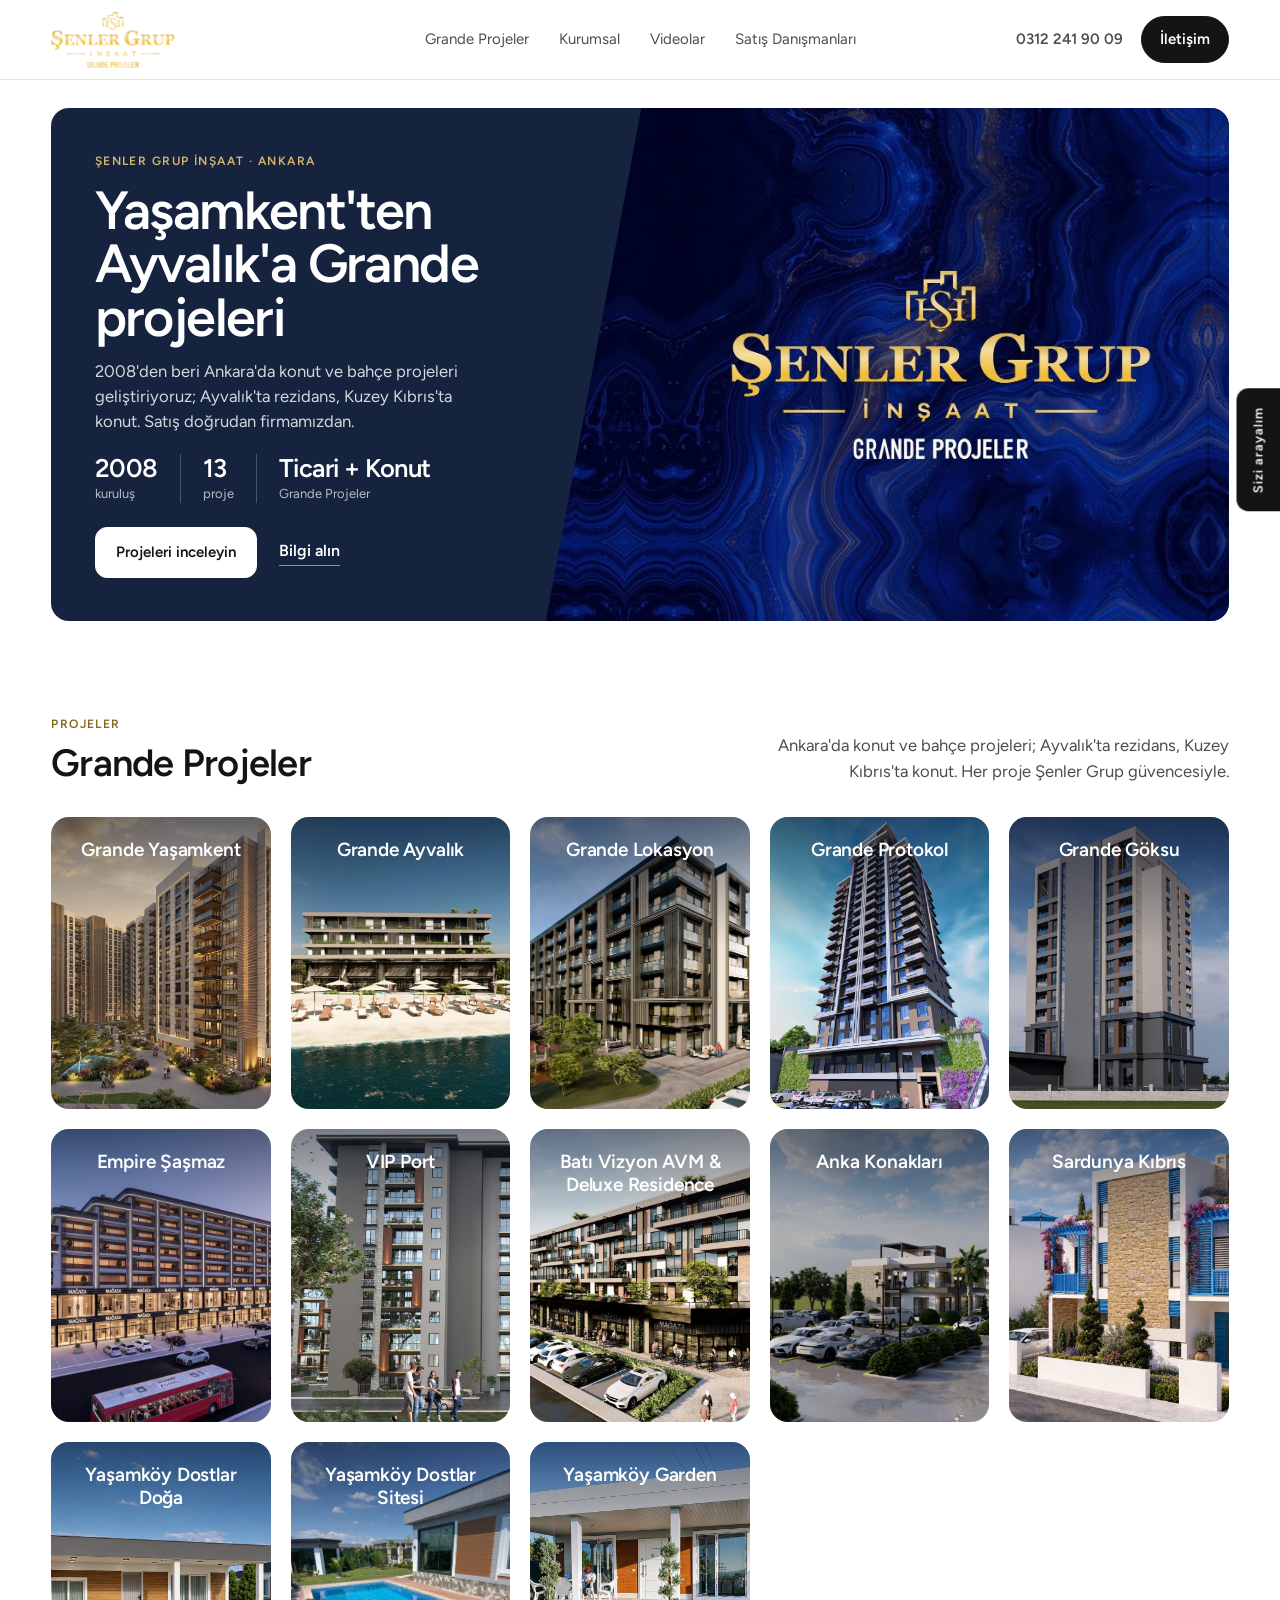
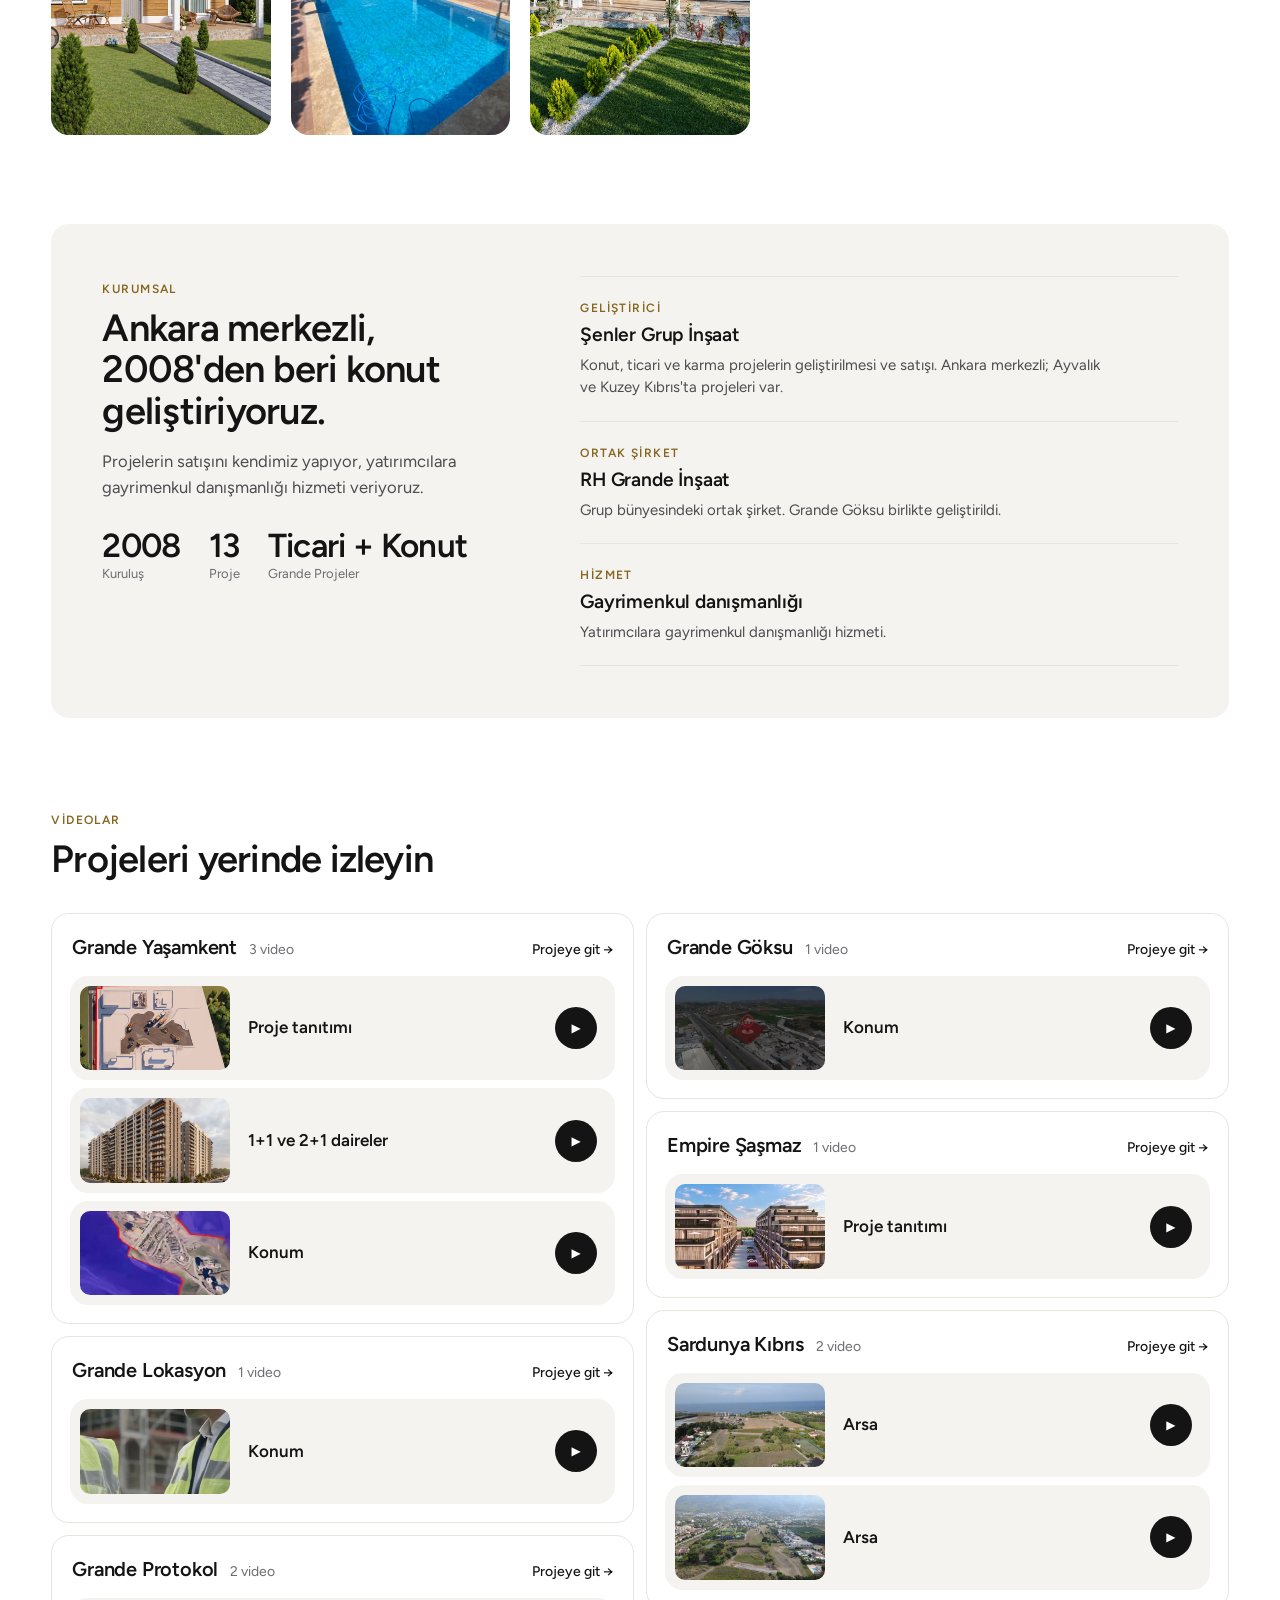
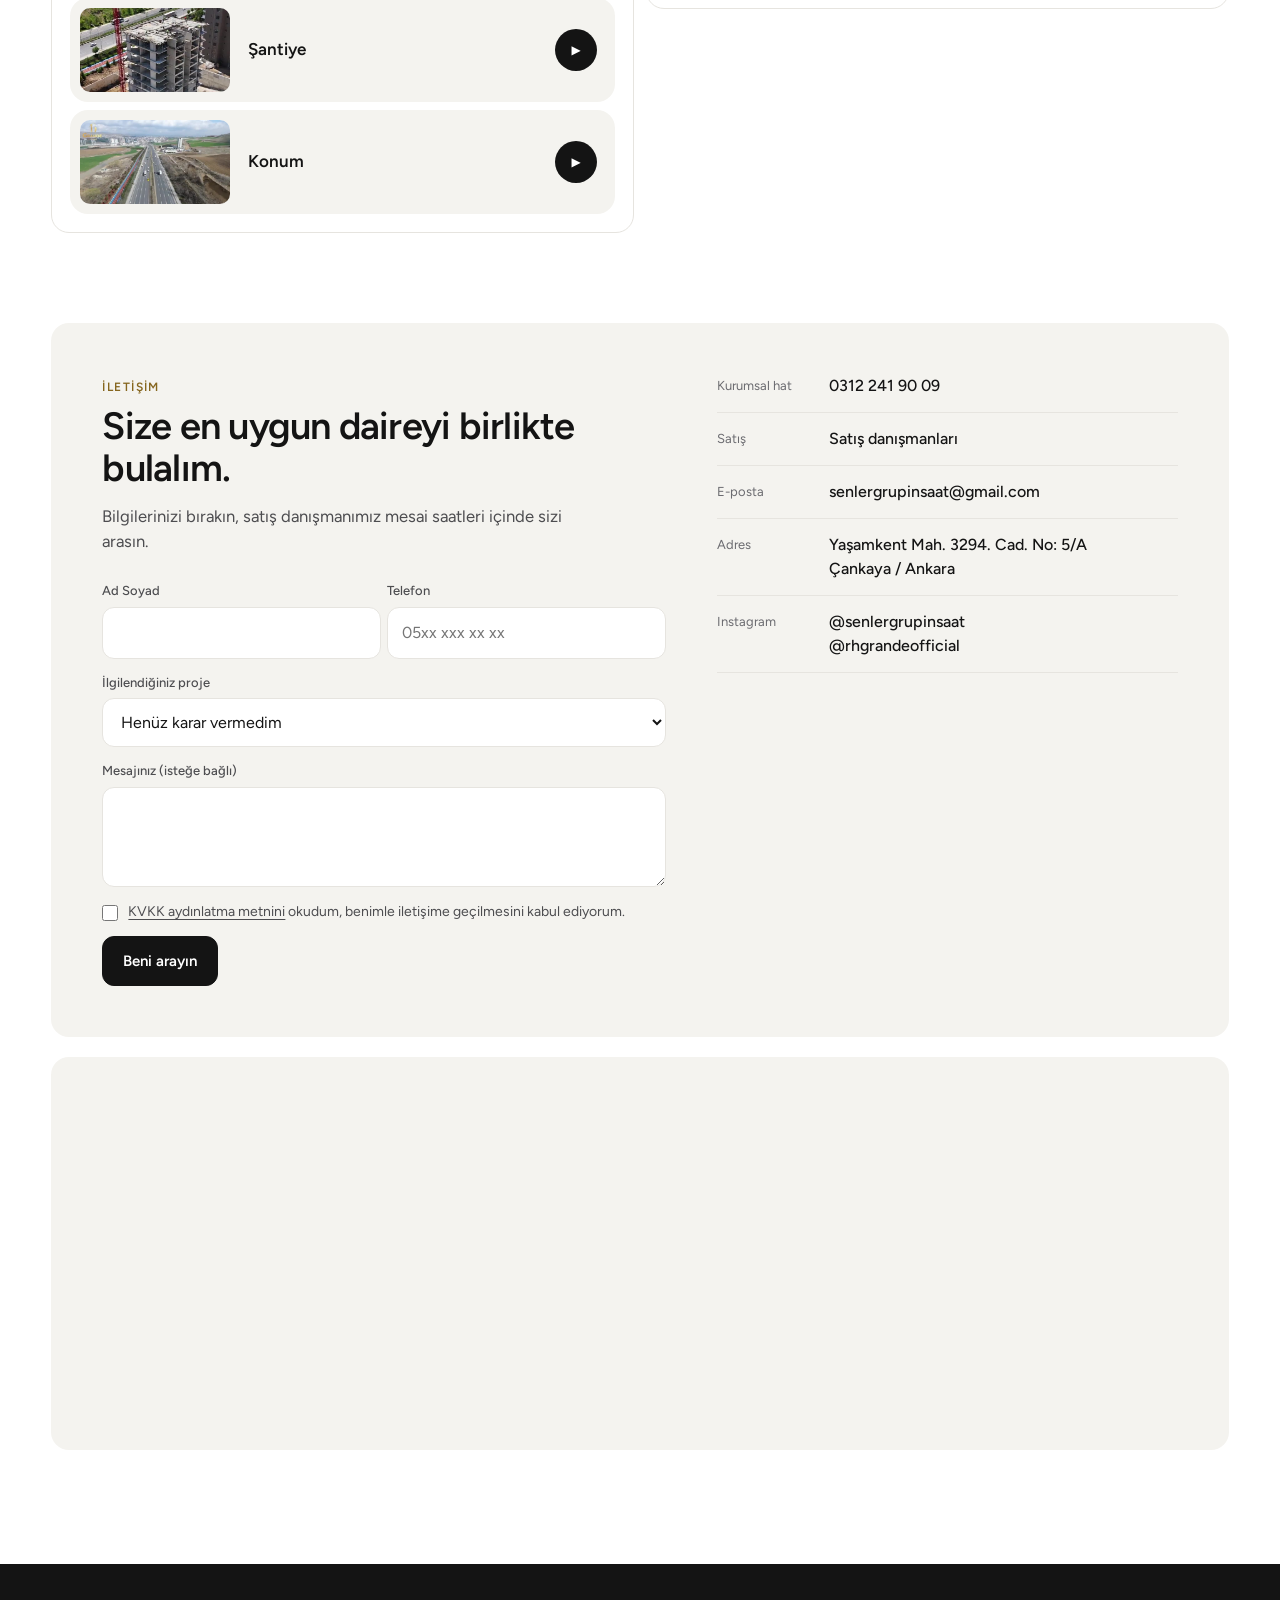
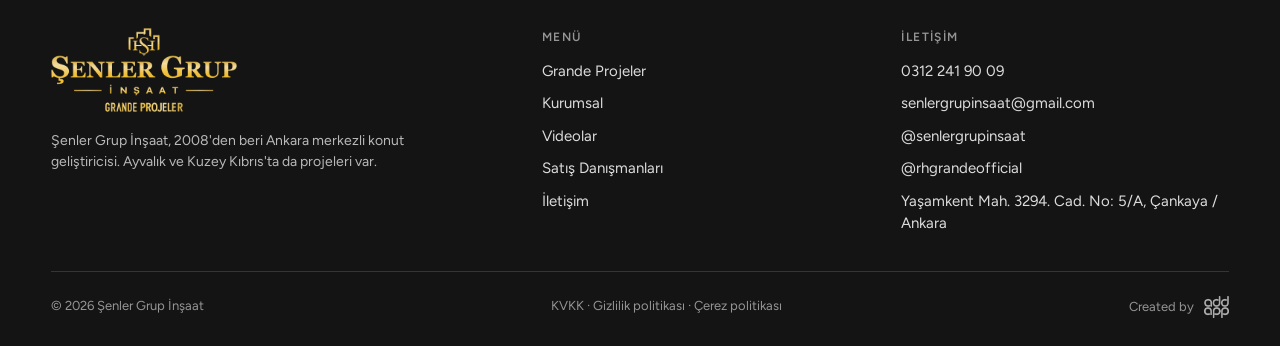
<file: index.html>
<!doctype html><html lang="tr"><head><meta charset="utf-8"><meta name="robots" content="noindex, nofollow"><title>Şenler Grup İnşaat — Ankara'da Konut ve Ticari Projeler</title><link rel="icon" href="favicon.ico"><meta http-equiv="refresh" content="0; url=tasarim-c/"></head><body><a href="tasarim-c/">Şenler Grup İnşaat</a></body></html>
</file>
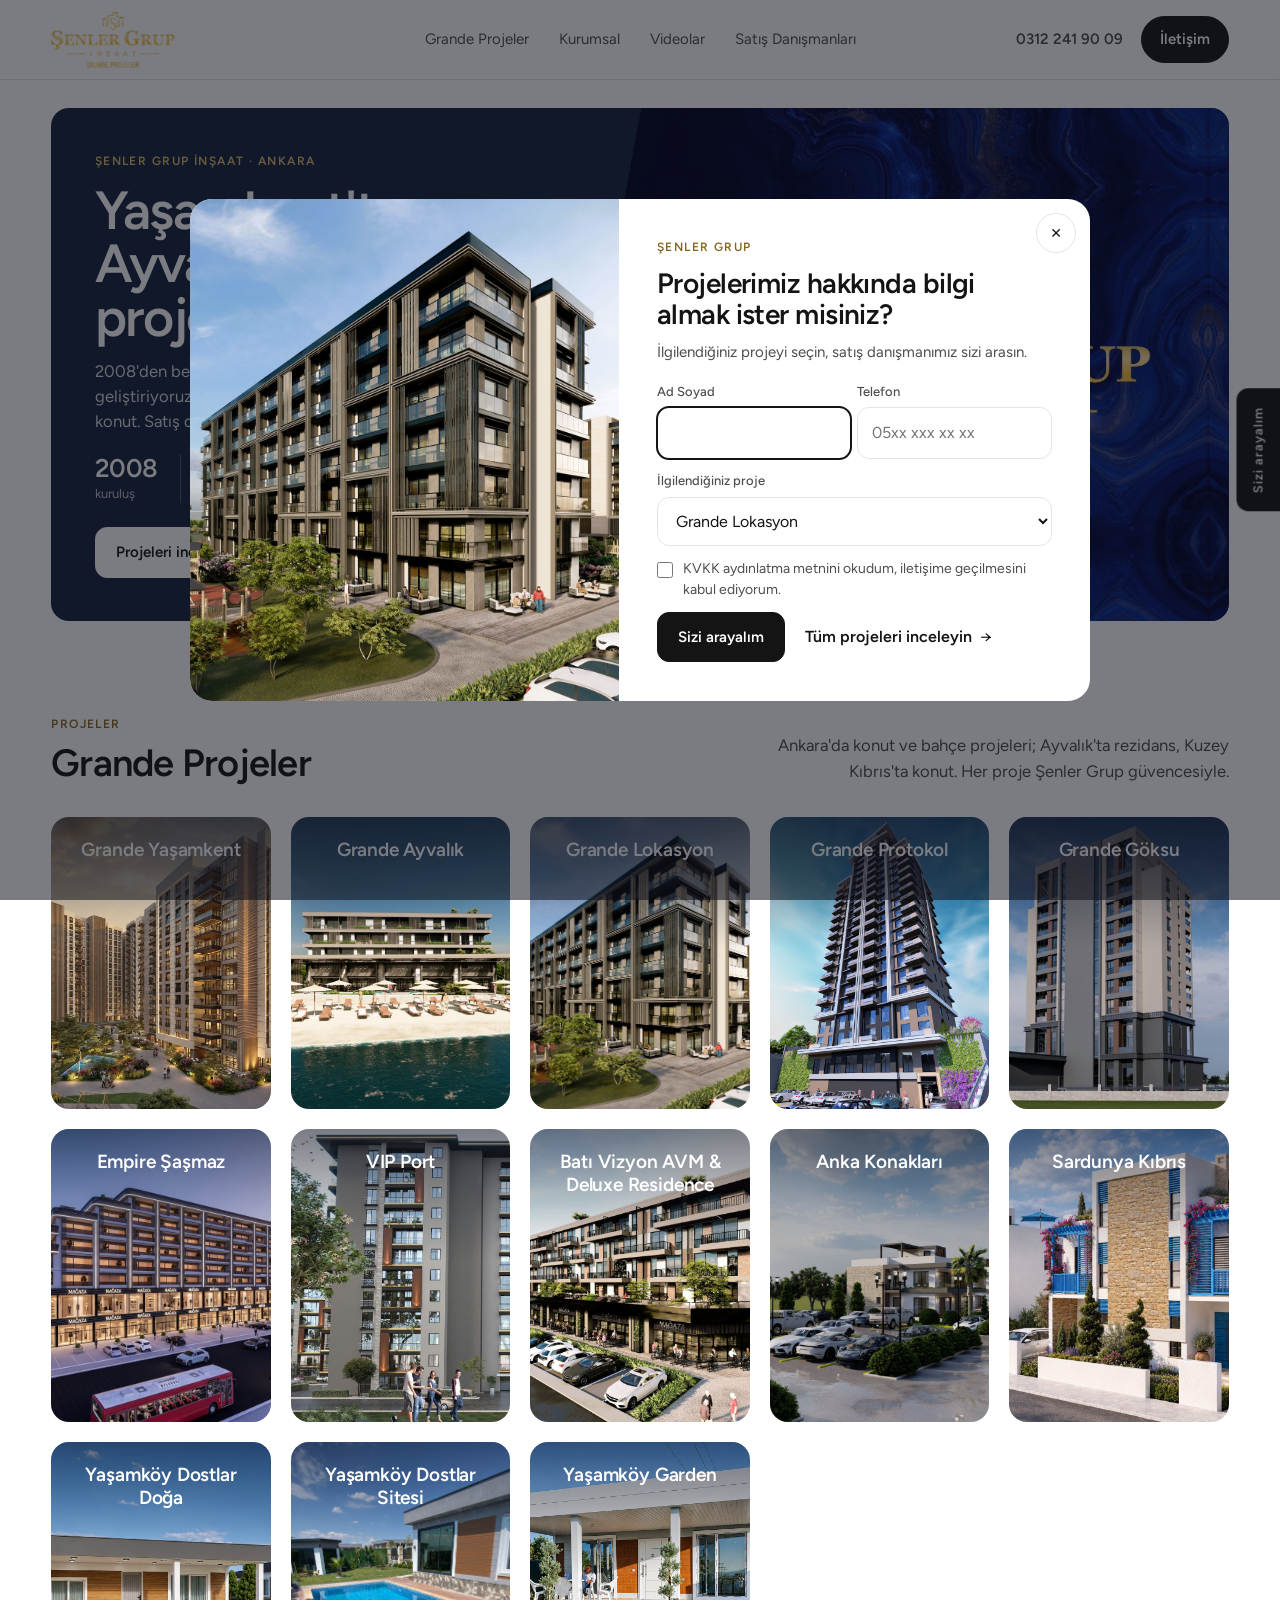
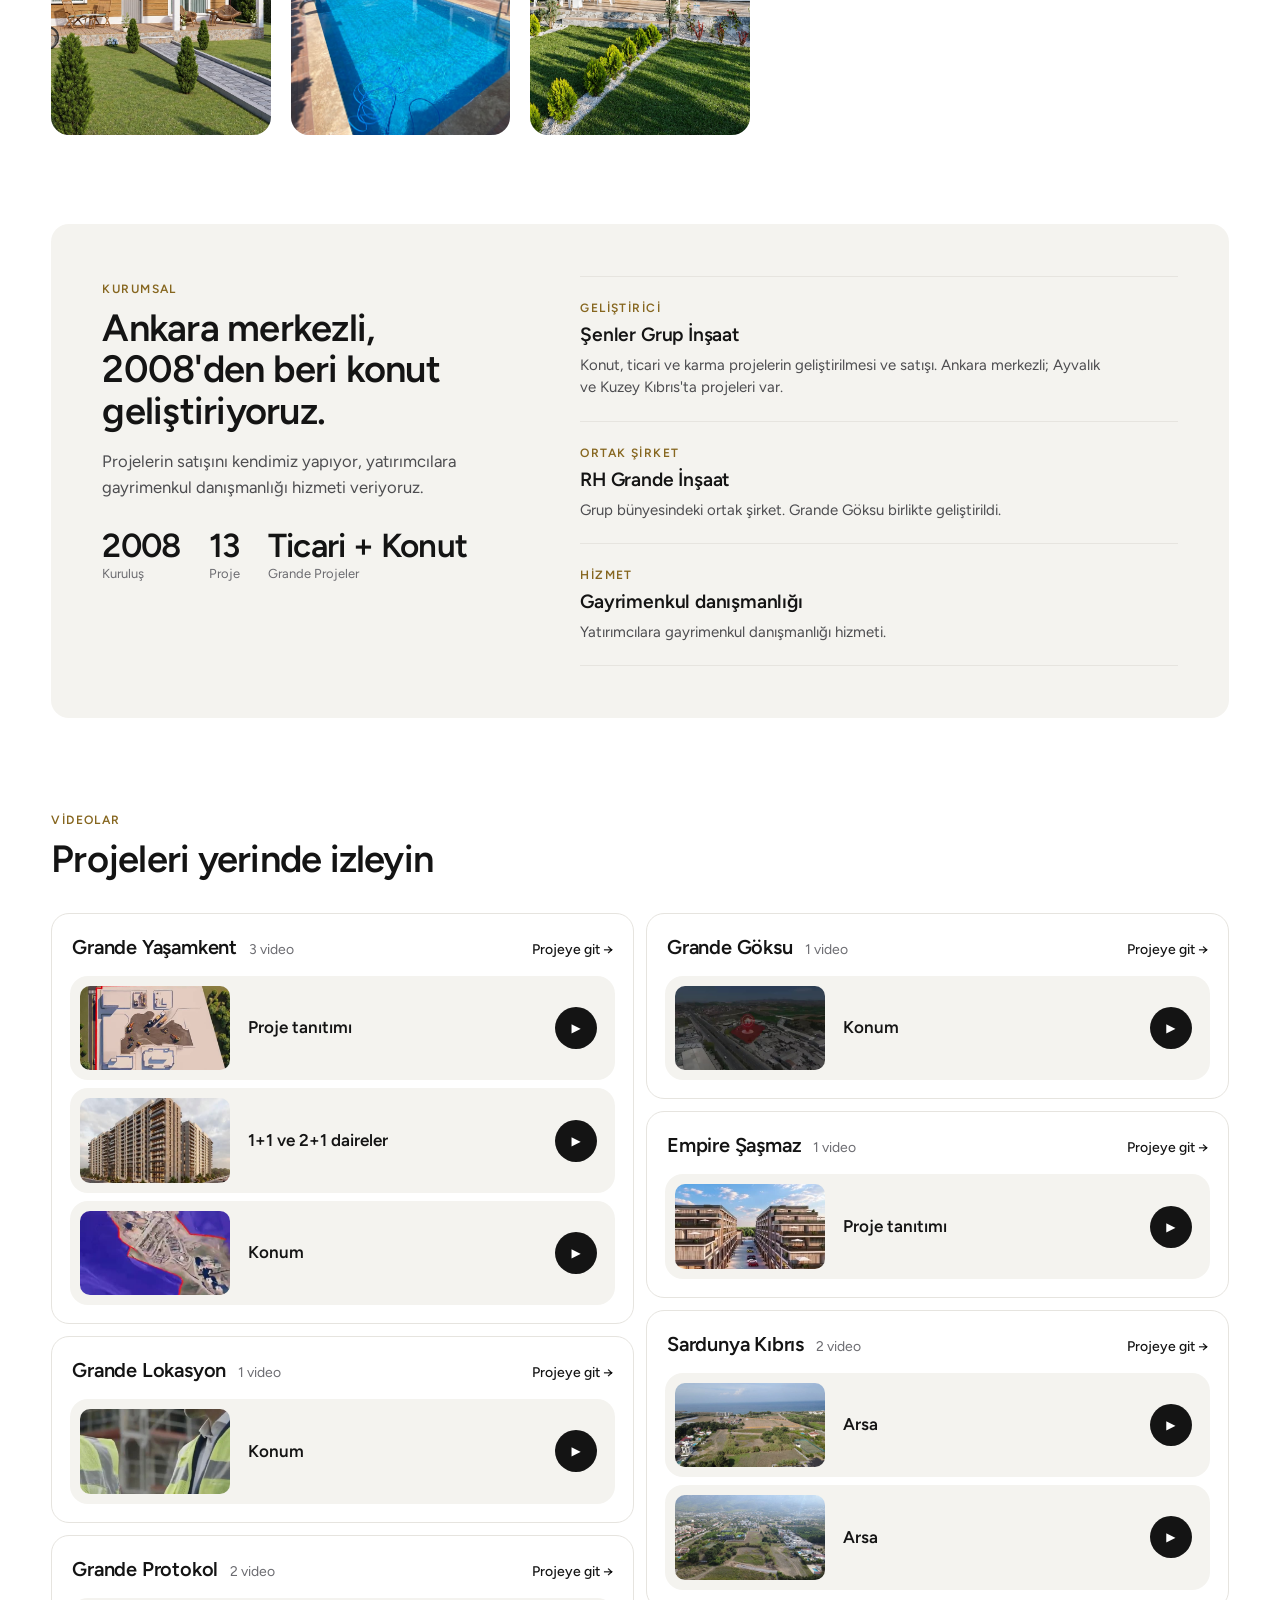
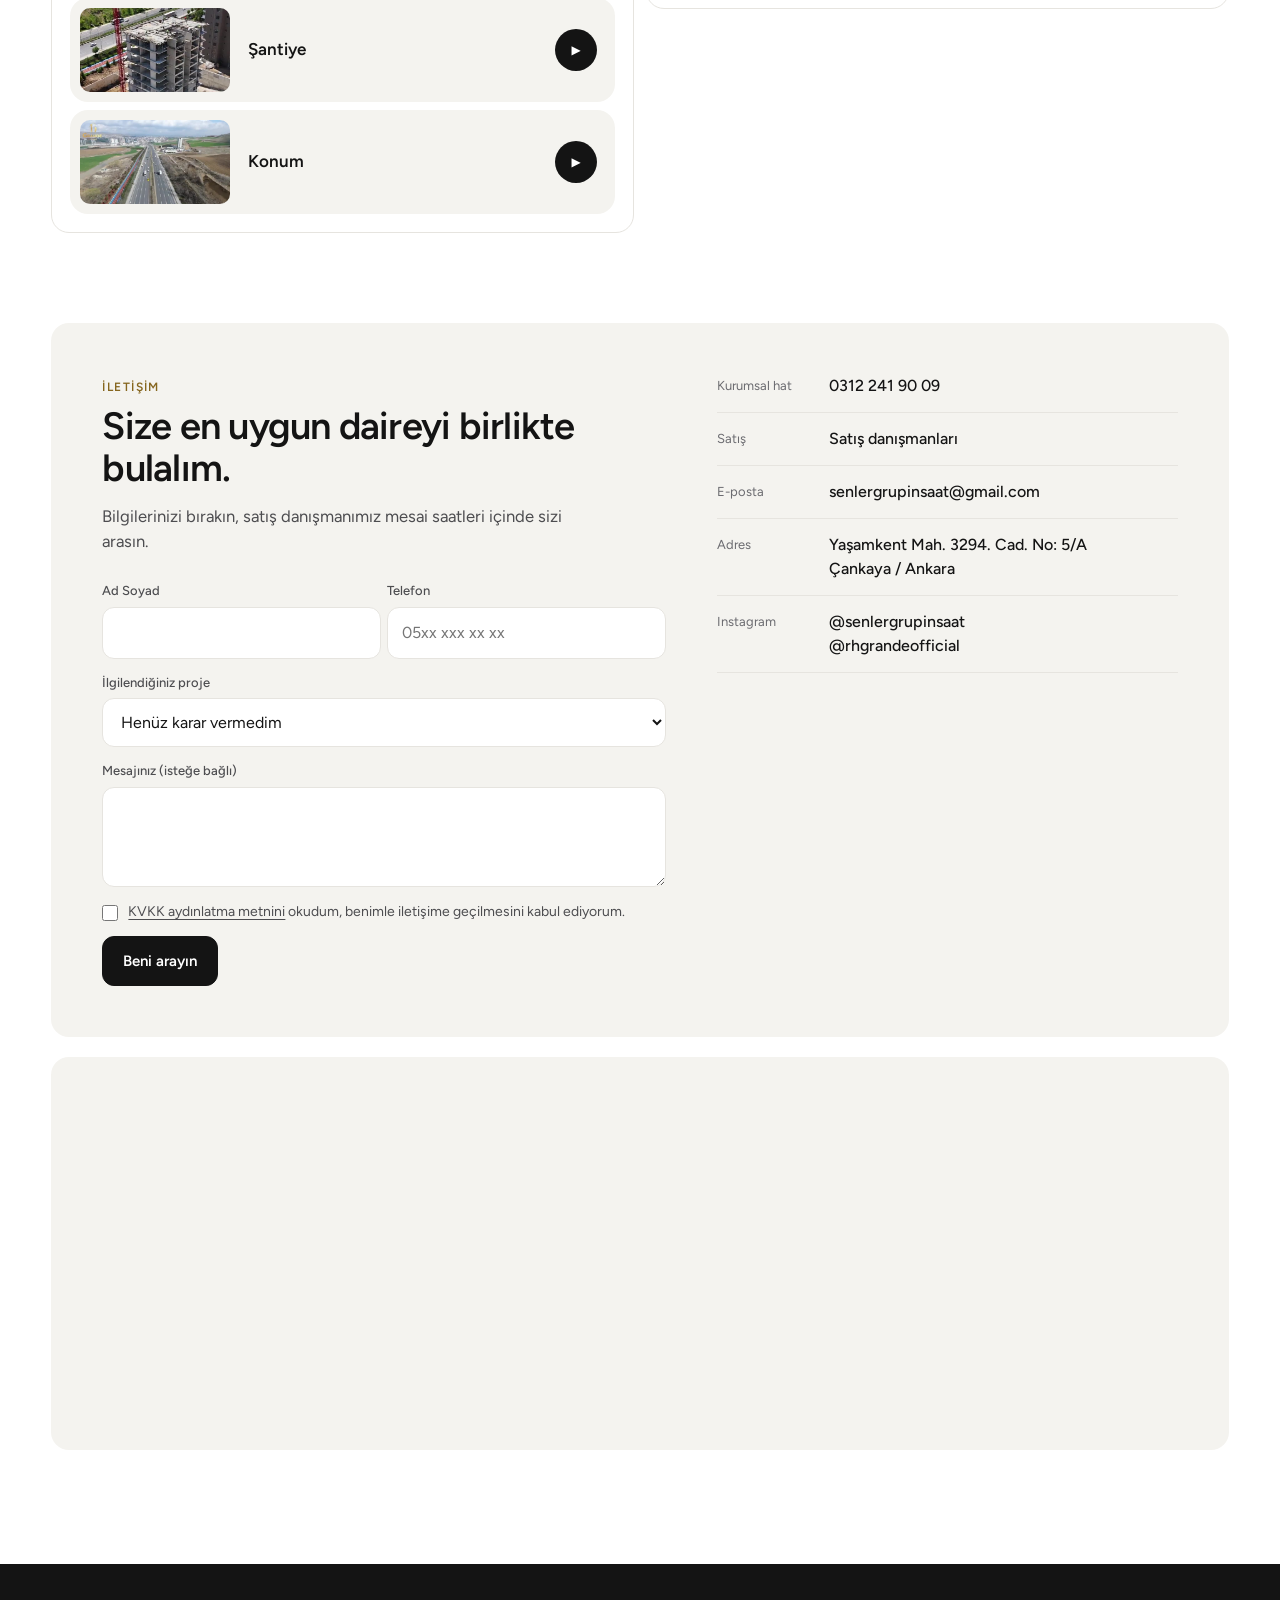
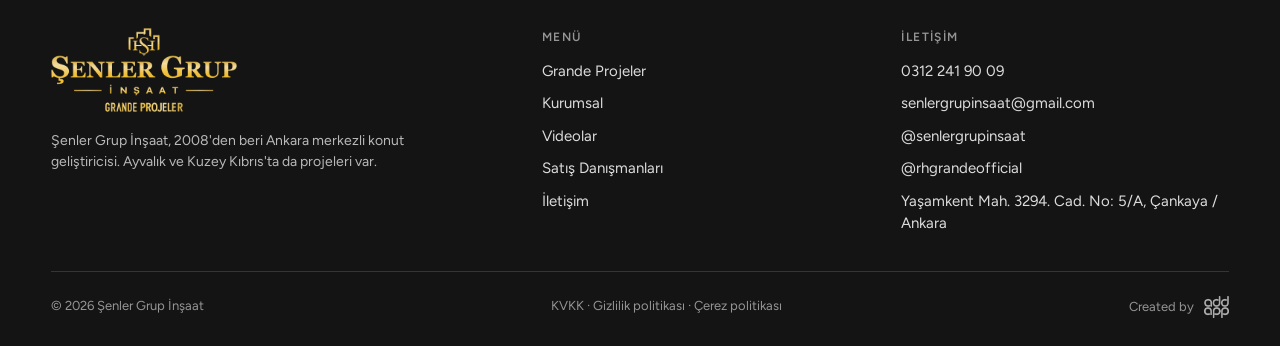
<file: tasarim-c/index.html>
<!DOCTYPE html>
<html lang="tr">
<head>
<meta charset="utf-8">
<meta name="viewport" content="width=device-width, initial-scale=1">
<meta name="robots" content="noindex, nofollow"><!-- tasarım önizlemesi: gerçek site insaat-panel -->
<title>Şenler Grup İnşaat — Ankara'da Konut ve Ticari Projeler</title>
<link rel="icon" href="../img/ikon/favicon.ico" sizes="48x48">
<link rel="icon" type="image/png" sizes="192x192" href="../img/ikon/ikon-192.png">
<link rel="apple-touch-icon" href="../img/ikon/ikon-180.png">
<meta name="description" content="2008'den beri Ankara'da konut ve ticari projeler: Grande Yaşamkent, Lokasyon, Protokol, Empire Şaşmaz; Ayvalık'ta rezidans, Kıbrıs'ta villa. Tel: 0312 241 90 09">
<meta property="og:type" content="website">
<meta property="og:locale" content="tr_TR">
<meta property="og:site_name" content="Şenler Grup İnşaat">
<meta property="og:title" content="Şenler Grup İnşaat">
<meta property="og:description" content="2008'den beri Ankara'da konut ve ticari projeler: Grande Yaşamkent, Lokasyon, Protokol, Empire Şaşmaz; Ayvalık'ta rezidans, Kıbrıs'ta villa. Tel: 0312 241 90 09">
<meta property="og:url" content="https://huseyinsen-tasarim.pages.dev/tasarim-c/">
<meta property="og:image" content="https://huseyinsen-tasarim.pages.dev/img/paylasim.jpg">
<meta property="og:image:width" content="1200">
<meta property="og:image:height" content="630">
<meta property="og:image:alt" content="Şenler Grup İnşaat · Grande Projeler logosu">
<meta name="twitter:card" content="summary_large_image">
<link rel="preconnect" href="https://fonts.googleapis.com">
<link rel="preconnect" href="https://fonts.gstatic.com" crossorigin>
<link href="https://fonts.googleapis.com/css2?family=Figtree:wght@400;500;600&display=swap" rel="stylesheet">
<link rel="stylesheet" href="style.css">
</head>
<body>

<header class="header">
  <div class="wrap">
    <a class="logo" href="index.html" aria-label="Ana sayfa"><img src="../img/logo-senler.png" alt="Şenler Grup İnşaat · Grande Projeler"></a>
    <nav class="nav" id="nav">
      <a href="#projeler">Grande Projeler</a>
      <a href="#kurumsal">Kurumsal</a>
      <a href="#videolar">Videolar</a>
      <a href="danismanlar.html">Satış Danışmanları</a>
    </nav>
    <div class="header-right">
      <a class="tel" href="tel:+903122419009">0312 241 90 09</a>
      <a class="btn" href="#iletisim">İletişim</a>
      <button class="menu-btn" id="menuBtn" aria-label="Menü"><span></span></button>
    </div>
  </div>
</header>

<section class="banner-sec">
  <div class="wrap">
    <div class="banner">
      <div class="banner-text">
        <span class="label">Şenler Grup İnşaat · Ankara</span>
        <h1 class="banner-h">Yaşamkent'ten Ayvalık'a Grande projeleri</h1>
        <p>2008'den beri Ankara'da konut ve bahçe projeleri geliştiriyoruz; Ayvalık'ta rezidans, Kuzey Kıbrıs'ta konut. Satış doğrudan firmamızdan.</p>
        <ul class="banner-facts">
          <li><b>2008</b><span>kuruluş</span></li>
          <li><b>13</b><span>proje</span></li>
          <li><b>Ticari + Konut</b><span>Grande Projeler</span></li>
        </ul>
        <div class="banner-acts">
          <a class="btn btn-light" href="#projeler">Projeleri inceleyin</a>
          <button class="link-light" data-open-panel>Bilgi alın</button>
        </div>
      </div>
      <div class="banner-img banner-marka"><img src="../img/banner-marka.jpg" alt="Şenler Grup İnşaat · Grande Projeler" fetchpriority="high"></div>
    </div>
  </div>
</section>

<section class="sec projects" id="projeler">
  <div class="wrap">
    <div class="sec-head">
      <div>
        <span class="label">Projeler</span>
        <h2 class="h2">Grande Projeler</h2>
      </div>
      <p class="lead">Ankara'da konut ve bahçe projeleri; Ayvalık'ta rezidans, Kuzey Kıbrıs'ta konut. Her proje Şenler Grup güvencesiyle.</p>
    </div>
    <div class="grid" id="grid"></div>
  </div>
</section>

<section class="sec corp" id="kurumsal" style="padding-top:0">
  <div class="wrap">
    <div class="card-base">
      <div>
        <span class="label">Kurumsal</span>
        <h2 class="h2" style="margin-top:8px">Ankara merkezli, 2008'den beri konut geliştiriyoruz.</h2>
        <p class="lead">Projelerin satışını kendimiz yapıyor, yatırımcılara gayrimenkul danışmanlığı hizmeti veriyoruz.</p>
        <div class="nums" id="nums"></div>
      </div>
      <div class="rows" id="grup"></div>
    </div>
  </div>
</section>

<section class="sec" id="videolar" style="padding-top:0">
  <div class="wrap">
    <div class="sec-head">
      <div>
        <span class="label">Videolar</span>
        <h2 class="h2">Projeleri yerinde izleyin</h2>
      </div>
    </div>
    <div class="vgruplar" id="videos"></div>
  </div>
</section>

<section class="sec contact" id="iletisim" style="padding-top:0">
  <div class="wrap">
    <div class="card-base">
      <div>
        <span class="label">İletişim</span>
        <h2 class="h2" style="margin-top:8px">Size en uygun daireyi birlikte bulalım.</h2>
        <p class="lead">Bilgilerinizi bırakın, satış danışmanımız mesai saatleri içinde sizi arasın.</p>
        <form class="form" id="form" novalidate>
          <div class="field row">
            <div class="field"><label for="ad">Ad Soyad</label><input id="ad" name="ad" required autocomplete="name"></div>
            <div class="field"><label for="tel">Telefon</label><input id="tel" name="tel" type="tel" required autocomplete="tel" placeholder="05xx xxx xx xx"></div>
          </div>
          <div class="field"><label for="proje">İlgilendiğiniz proje</label>
            <select id="proje" name="proje"><option value="">Henüz karar vermedim</option></select>
          </div>
          <div class="field"><label for="mesaj">Mesajınız (isteğe bağlı)</label><textarea id="mesaj" name="mesaj" rows="3"></textarea></div>
          <label class="check"><input type="checkbox" required> <span><a href="#">KVKK aydınlatma metnini</a> okudum, benimle iletişime geçilmesini kabul ediyorum.</span></label>
          <div><button class="btn" type="submit">Beni arayın</button></div>
        </form>
        <div class="done" id="done"><b class="h3">Teşekkürler.</b><p class="muted" style="margin-top:6px">Satış danışmanımız mesai saatleri içinde sizi arayacak.</p></div>
      </div>
      <div class="info">
        <dl>
          <div><dt>Kurumsal hat</dt><dd><a href="tel:+903122419009">0312 241 90 09</a></dd></div>
          <div><dt>Satış</dt><dd><a href="danismanlar.html">Satış danışmanları</a></dd></div>
          <div><dt>E-posta</dt><dd><a href="mailto:senlergrupinsaat@gmail.com">senlergrupinsaat@gmail.com</a></dd></div>
          <div><dt>Adres</dt><dd>Yaşamkent Mah. 3294. Cad. No: 5/A<br>Çankaya / Ankara</dd></div>
          <div><dt>Instagram</dt><dd><a href="https://www.instagram.com/senlergrupinsaat/" target="_blank" rel="noopener">@senlergrupinsaat</a><br><a href="https://www.instagram.com/rhgrandeofficial/" target="_blank" rel="noopener">@rhgrandeofficial</a></dd></div>
        </dl>
      </div>
    </div>
    <div class="map"><iframe title="Ofis konumu" loading="lazy" referrerpolicy="no-referrer-when-downgrade" src="https://www.google.com/maps?q=Ya%C5%9Famkent+Mah.+3294.+Cad.+5%2FA+%C3%87ankaya+Ankara&output=embed"></iframe></div>
  </div>
</section>

<footer class="footer">
  <div class="wrap">
    <div class="cols">
      <div>
        <a class="logo" href="index.html"><img src="../img/logo-senler.png" alt="Şenler Grup İnşaat · Grande Projeler"></a>
        <p class="about">Şenler Grup İnşaat, 2008'den beri Ankara merkezli konut geliştiricisi. Ayvalık ve Kuzey Kıbrıs'ta da projeleri var.</p>
      </div>
      <div>
        <span class="label">Menü</span>
        <nav class="fnav">
          <a href="#projeler">Grande Projeler</a><a href="#kurumsal">Kurumsal</a><a href="#videolar">Videolar</a><a href="danismanlar.html">Satış Danışmanları</a><a href="#iletisim">İletişim</a>
        </nav>
      </div>
      <div>
        <span class="label">İletişim</span>
        <div class="fnav">
          <a href="tel:+903122419009">0312 241 90 09</a>
          <a href="mailto:senlergrupinsaat@gmail.com">senlergrupinsaat@gmail.com</a>
          <a href="https://www.instagram.com/senlergrupinsaat/" target="_blank" rel="noopener">@senlergrupinsaat</a>
          <a href="https://www.instagram.com/rhgrandeofficial/" target="_blank" rel="noopener">@rhgrandeofficial</a>
          <span>Yaşamkent Mah. 3294. Cad. No: 5/A, Çankaya / Ankara</span>
        </div>
      </div>
    </div>
    <div class="legal">
      <span>© 2026 Şenler Grup İnşaat</span>
      <span><a href="#">KVKK</a> · <a href="#">Gizlilik politikası</a> · <a href="#">Çerez politikası</a></span>
      <a class="credit" href="https://theaddapp.com/" target="_blank" rel="noopener">Created by <img src="../img/addapp.png" alt="addapp" width="26" height="23"></a>
    </div>
  </div>
</footer>

<button class="side-tab" data-open-panel>Sizi arayalım</button>
<div class="mobile-bar">
  <a href="tel:+903122419009">Ara</a>
  <a class="dark" href="danismanlar.html">Danışmanlar</a>
</div>

<div class="panel-bg" id="panelBg"></div>
<aside class="panel" id="panel" aria-label="Bilgi formu">
  <div class="top"><b class="h3">Sizi arayalım</b><button class="close" data-close-panel>Kapat ✕</button></div>
  <p class="muted">Adınızı ve telefonunuzu bırakın; mesai saatleri içinde dönüş yapalım.</p>
  <form class="form" id="panelForm" novalidate>
    <div class="field"><label for="pad">Ad Soyad</label><input id="pad" required autocomplete="name"></div>
    <div class="field"><label for="ptel">Telefon</label><input id="ptel" type="tel" required autocomplete="tel"></div>
    <div class="field"><label for="pproje">Proje</label><select id="pproje"><option value="">Fark etmez</option></select></div>
    <label class="check"><input type="checkbox" required> <span>KVKK aydınlatma metnini okudum, iletişime geçilmesini kabul ediyorum.</span></label>
    <button class="btn" type="submit">Gönder</button>
  </form>
  <div class="done" id="panelDone"><b class="h3">Teşekkürler.</b><p class="muted" style="margin-top:6px">En kısa sürede sizi arayacağız.</p></div>
  <p class="small muted">Ya da doğrudan arayın: <a href="tel:+903122419009"><b>0312 241 90 09</b></a></p>
</aside>

<div class="yp" id="yeniProje" role="dialog" aria-modal="true" aria-labelledby="ypBaslik" aria-hidden="true">
  <div class="yp-kutu">
    <button class="yp-kapat" data-yp-kapat aria-label="Kapat">✕</button>
    <div class="yp-img" id="ypImg"></div>
    <div class="yp-body">
      <span class="label">Şenler Grup</span>
      <h2 class="h2" id="ypBaslik">Projelerimiz hakkında bilgi almak ister misiniz?</h2>
      <p class="yp-ozet">İlgilendiğiniz projeyi seçin, satış danışmanımız sizi arasın.</p>
      <form class="form" id="ypForm" novalidate>
        <div class="field row">
          <div class="field"><label for="ypAdSoyad">Ad Soyad</label><input id="ypAdSoyad" required autocomplete="name"></div>
          <div class="field"><label for="ypTel">Telefon</label><input id="ypTel" type="tel" required autocomplete="tel" placeholder="05xx xxx xx xx"></div>
        </div>
        <div class="field"><label for="ypProje">İlgilendiğiniz proje</label><select id="ypProje"></select></div>
        <label class="check"><input type="checkbox" required> <span>KVKK aydınlatma metnini okudum, iletişime geçilmesini kabul ediyorum.</span></label>
        <div class="yp-acts"><button class="btn" type="submit">Sizi arayalım</button><a class="link arrow" href="#projeler" data-yp-kapat>Tüm projeleri inceleyin</a></div>
      </form>
      <div class="done" id="ypDone"><b class="h3">Teşekkürler.</b><p class="muted" style="margin-top:6px">Satış danışmanımız mesai saatleri içinde sizi arayacak.</p></div>
    </div>
  </div>
</div>

<div class="lightbox" id="lightbox"><button class="close" id="lbClose">Kapat ✕</button><video id="lbVideo" controls playsinline></video></div>

<script src="data.js"></script>
<script src="app.js"></script>
</body>
</html>
</file>
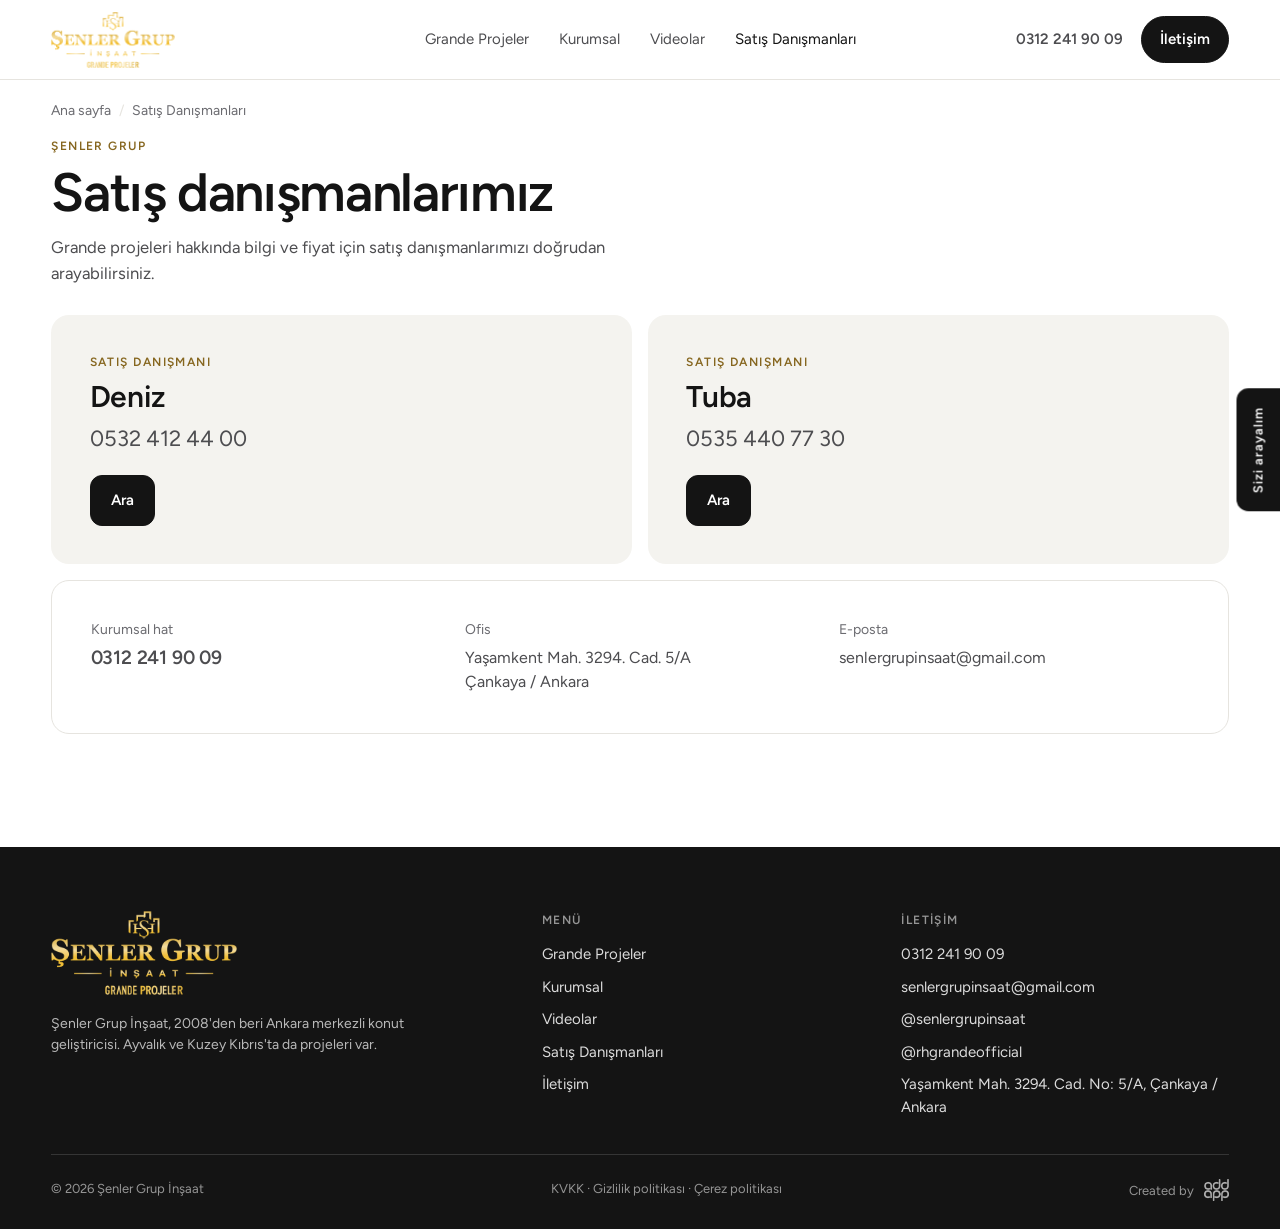
<file: tasarim-c/danismanlar.html>
<!DOCTYPE html>
<html lang="tr">
<head>
<meta charset="utf-8">
<meta name="viewport" content="width=device-width, initial-scale=1">
<meta name="robots" content="noindex, nofollow"><!-- tasarım önizlemesi: gerçek site insaat-panel -->
<title>Satış Danışmanları — Şenler Grup İnşaat</title>
<link rel="icon" href="../img/ikon/favicon.ico" sizes="48x48">
<link rel="icon" type="image/png" sizes="192x192" href="../img/ikon/ikon-192.png">
<link rel="apple-touch-icon" href="../img/ikon/ikon-180.png">
<meta name="description" content="Şenler Grup İnşaat satış danışmanları: Deniz 0532 412 44 00, Tuba 0535 440 77 30. Kurumsal hat 0312 241 90 09.">
<meta property="og:type" content="website">
<meta property="og:locale" content="tr_TR">
<meta property="og:site_name" content="Şenler Grup İnşaat">
<meta property="og:title" content="Satış Danışmanları — Şenler Grup İnşaat">
<meta property="og:description" content="Şenler Grup İnşaat satış danışmanları: Deniz 0532 412 44 00, Tuba 0535 440 77 30. Kurumsal hat 0312 241 90 09.">
<meta property="og:url" content="https://huseyinsen-tasarim.pages.dev/tasarim-c/danismanlar">
<meta property="og:image" content="https://huseyinsen-tasarim.pages.dev/img/paylasim.jpg">
<meta property="og:image:width" content="1200">
<meta property="og:image:height" content="630">
<meta property="og:image:alt" content="Şenler Grup İnşaat · Grande Projeler logosu">
<meta name="twitter:card" content="summary_large_image">
<link rel="preconnect" href="https://fonts.googleapis.com">
<link rel="preconnect" href="https://fonts.gstatic.com" crossorigin>
<link href="https://fonts.googleapis.com/css2?family=Figtree:wght@400;500;600&display=swap" rel="stylesheet">
<link rel="stylesheet" href="style.css">
</head>
<body>

<header class="header">
  <div class="wrap">
    <a class="logo" href="index.html" aria-label="Ana sayfa"><img src="../img/logo-senler.png" alt="Şenler Grup İnşaat · Grande Projeler"></a>
    <nav class="nav" id="nav">
      <a href="index.html#projeler">Grande Projeler</a>
      <a href="index.html#kurumsal">Kurumsal</a>
      <a href="index.html#videolar">Videolar</a>
      <a href="danismanlar.html" class="on">Satış Danışmanları</a>
    </nav>
    <div class="header-right">
      <a class="tel" href="tel:+903122419009">0312 241 90 09</a>
      <a class="btn" href="index.html#iletisim">İletişim</a>
      <button class="menu-btn" id="menuBtn" aria-label="Menü"><span></span></button>
    </div>
  </div>
</header>

<main>
  <section class="sec advisers-sec">
    <div class="wrap">
      <div class="crumbs"><a href="index.html">Ana sayfa</a><span>/</span><span>Satış Danışmanları</span></div>
      <span class="label">Şenler Grup</span>
      <h1 class="h1" style="margin-top:8px">Satış danışmanlarımız</h1>
      <p class="lead adv-lead">Grande projeleri hakkında bilgi ve fiyat için satış danışmanlarımızı doğrudan arayabilirsiniz.</p>
      <div class="advisers" id="advisers"></div>
      <div class="adv-office">
        <div><span class="small">Kurumsal hat</span><p class="h3"><a href="tel:+903122419009">0312 241 90 09</a></p></div>
        <div><span class="small">Ofis</span><p>Yaşamkent Mah. 3294. Cad. 5/A<br>Çankaya / Ankara</p></div>
        <div><span class="small">E-posta</span><p><a href="mailto:senlergrupinsaat@gmail.com">senlergrupinsaat@gmail.com</a></p></div>
      </div>
    </div>
  </section>
</main>

<footer class="footer">
  <div class="wrap">
    <div class="cols">
      <div>
        <a class="logo" href="index.html"><img src="../img/logo-senler.png" alt="Şenler Grup İnşaat · Grande Projeler"></a>
        <p class="about">Şenler Grup İnşaat, 2008'den beri Ankara merkezli konut geliştiricisi. Ayvalık ve Kuzey Kıbrıs'ta da projeleri var.</p>
      </div>
      <div>
        <span class="label">Menü</span>
        <nav class="fnav">
          <a href="index.html#projeler">Grande Projeler</a><a href="index.html#kurumsal">Kurumsal</a><a href="index.html#videolar">Videolar</a><a href="danismanlar.html">Satış Danışmanları</a><a href="index.html#iletisim">İletişim</a>
        </nav>
      </div>
      <div>
        <span class="label">İletişim</span>
        <div class="fnav">
          <a href="tel:+903122419009">0312 241 90 09</a>
          <a href="mailto:senlergrupinsaat@gmail.com">senlergrupinsaat@gmail.com</a>
          <a href="https://www.instagram.com/senlergrupinsaat/" target="_blank" rel="noopener">@senlergrupinsaat</a>
          <a href="https://www.instagram.com/rhgrandeofficial/" target="_blank" rel="noopener">@rhgrandeofficial</a>
          <span>Yaşamkent Mah. 3294. Cad. No: 5/A, Çankaya / Ankara</span>
        </div>
      </div>
    </div>
    <div class="legal">
      <span>© 2026 Şenler Grup İnşaat</span>
      <span><a href="#">KVKK</a> · <a href="#">Gizlilik politikası</a> · <a href="#">Çerez politikası</a></span>
      <a class="credit" href="https://theaddapp.com/" target="_blank" rel="noopener">Created by <img src="../img/addapp.png" alt="addapp" width="26" height="23"></a>
    </div>
  </div>
</footer>

<button class="side-tab" data-open-panel>Sizi arayalım</button>
<div class="mobile-bar">
  <a href="tel:+903122419009">Ara</a>
  <a class="dark" href="danismanlar.html">Danışmanlar</a>
</div>

<div class="panel-bg" id="panelBg"></div>
<aside class="panel" id="panel" aria-label="Bilgi formu">
  <div class="top"><b class="h3">Sizi arayalım</b><button class="close" data-close-panel>Kapat ✕</button></div>
  <p class="muted">Adınızı ve telefonunuzu bırakın; mesai saatleri içinde dönüş yapalım.</p>
  <form class="form" id="panelForm" novalidate>
    <div class="field"><label for="pad">Ad Soyad</label><input id="pad" required autocomplete="name"></div>
    <div class="field"><label for="ptel">Telefon</label><input id="ptel" type="tel" required autocomplete="tel"></div>
    <div class="field"><label for="pproje">Proje</label><select id="pproje"><option value="">Fark etmez</option></select></div>
    <label class="check"><input type="checkbox" required> <span>KVKK aydınlatma metnini okudum, iletişime geçilmesini kabul ediyorum.</span></label>
    <button class="btn" type="submit">Gönder</button>
  </form>
  <div class="done" id="panelDone"><b class="h3">Teşekkürler.</b><p class="muted" style="margin-top:6px">En kısa sürede sizi arayacağız.</p></div>
  <p class="small muted">Ya da doğrudan arayın: <a href="tel:+903122419009"><b>0312 241 90 09</b></a></p>
</aside>

<div class="lightbox" id="lightbox"><button class="close" id="lbClose">Kapat ✕</button><video id="lbVideo" controls playsinline></video></div>

<script src="data.js"></script>
<script src="app.js"></script>
</body>
</html>
</file>
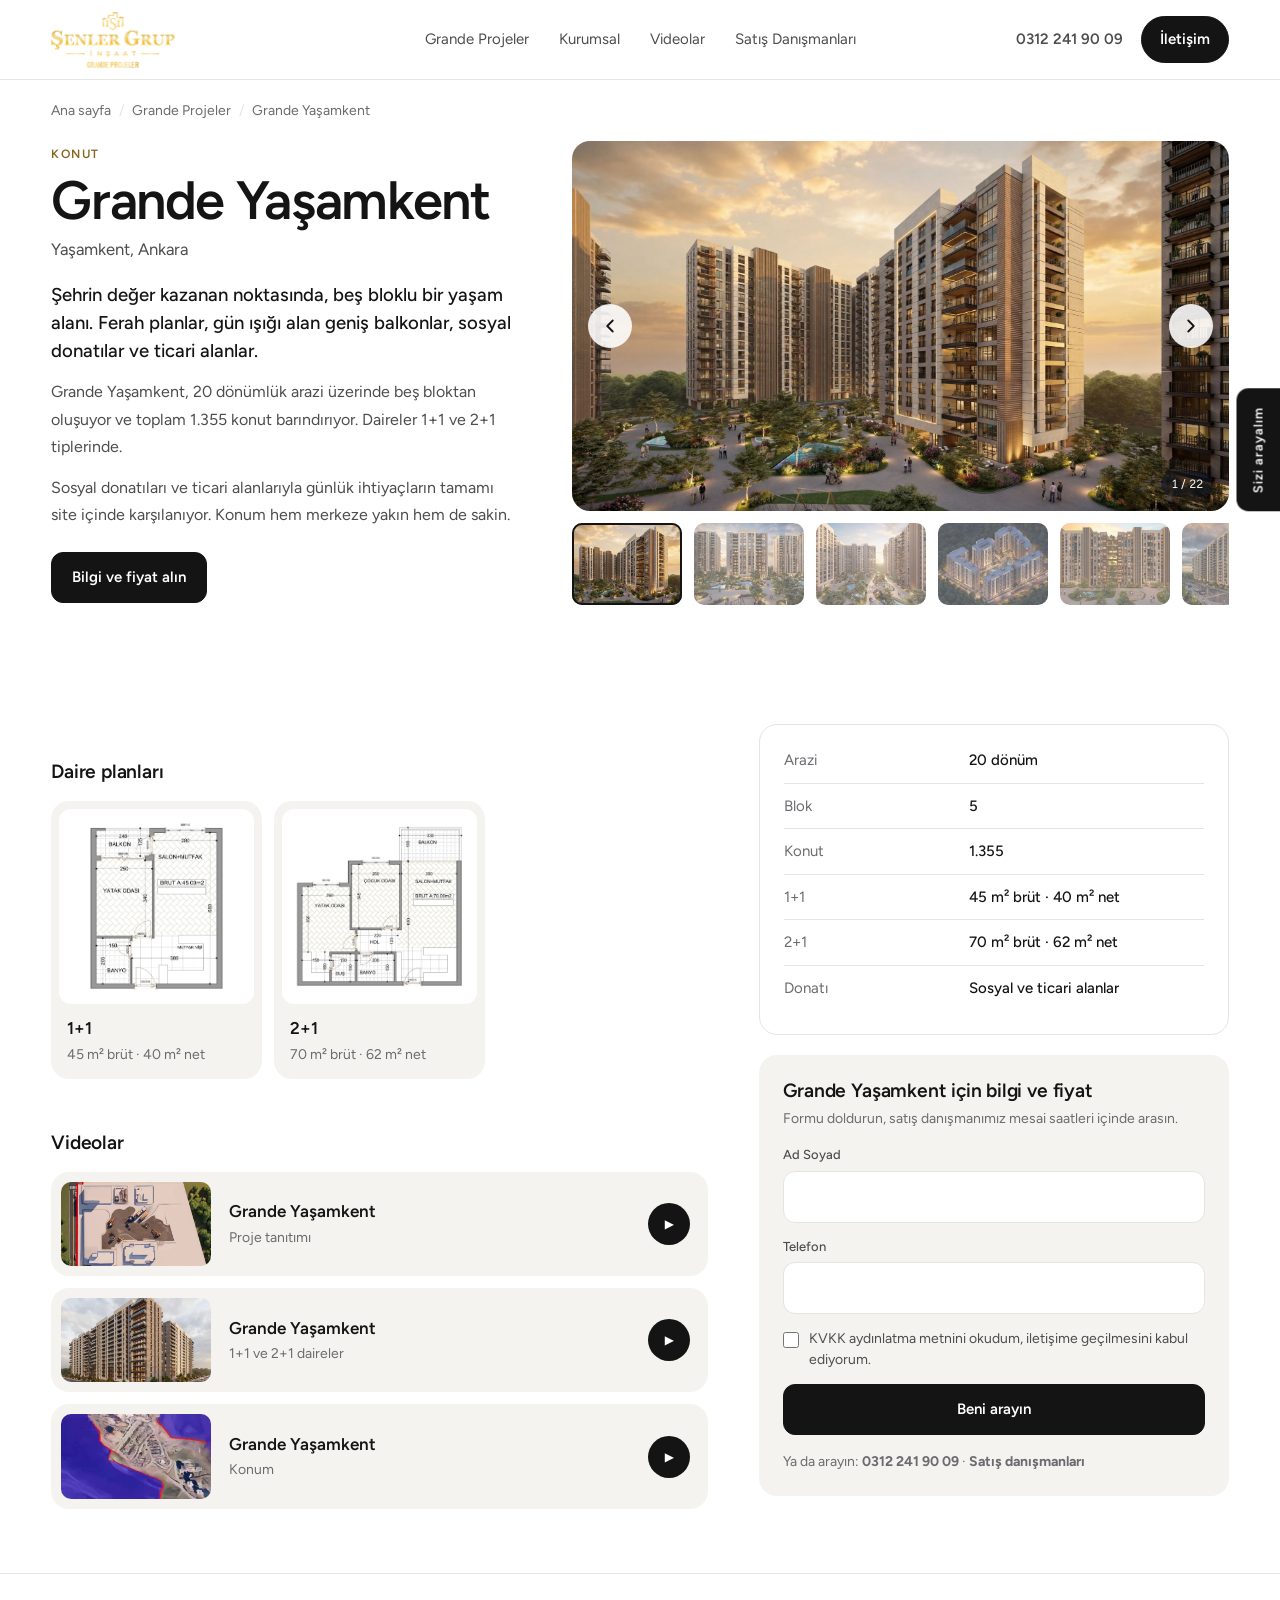
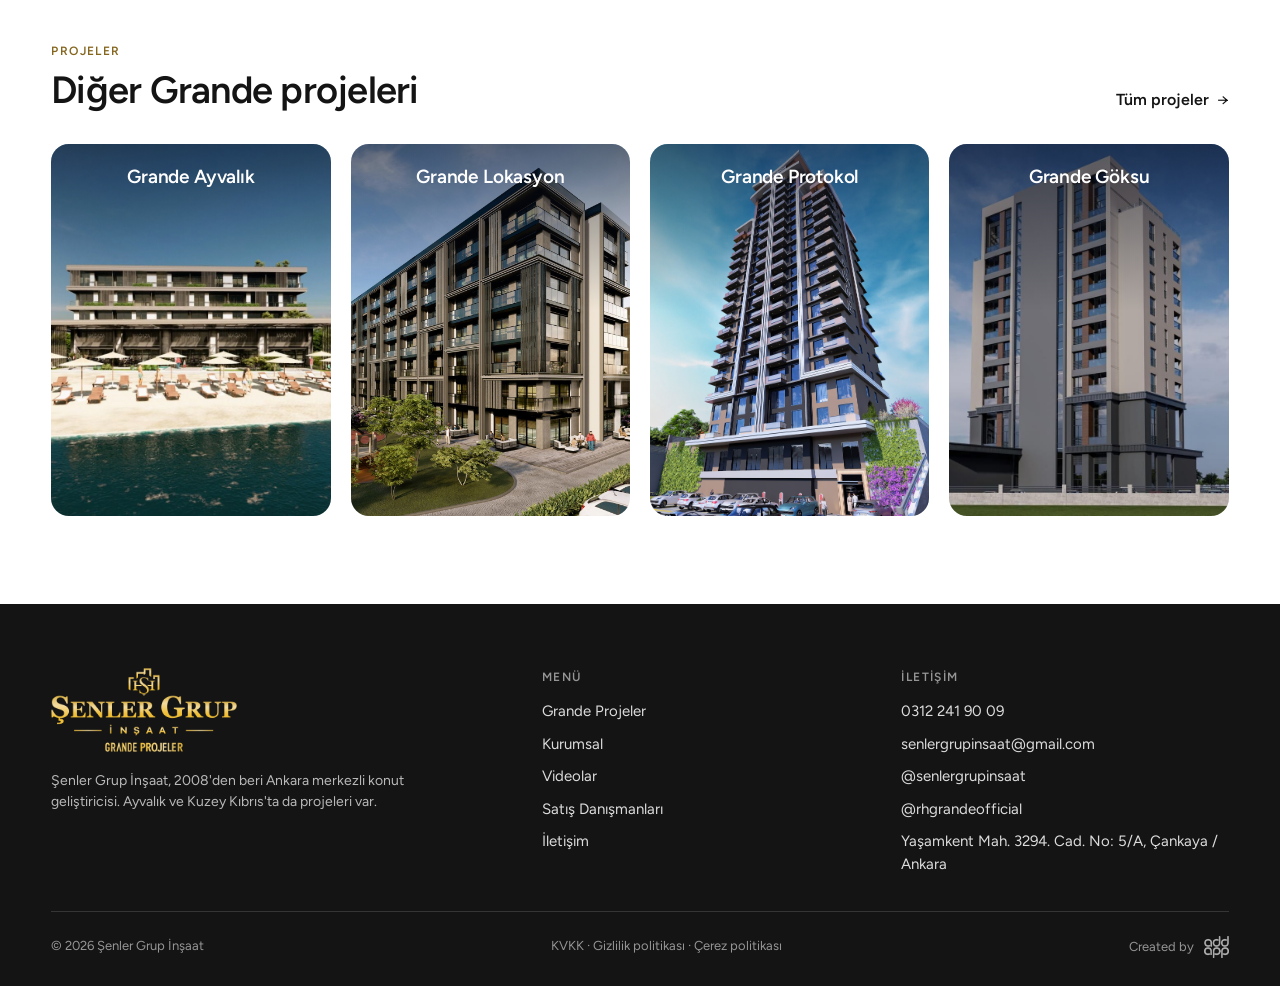
<file: tasarim-c/proje.html>
<!DOCTYPE html>
<html lang="tr">
<head>
<meta charset="utf-8">
<meta name="viewport" content="width=device-width, initial-scale=1">
<meta name="robots" content="noindex, nofollow"><!-- tasarım önizlemesi: gerçek site insaat-panel -->
<title>Proje — Şenler Grup İnşaat</title>
<link rel="icon" href="../img/ikon/favicon.ico" sizes="48x48">
<link rel="icon" type="image/png" sizes="192x192" href="../img/ikon/ikon-192.png">
<link rel="apple-touch-icon" href="../img/ikon/ikon-180.png">
<meta name="description" content="Şenler Grup İnşaat Grande projeleri: görseller, daire planları, künye ve bilgi formu.">
<meta property="og:type" content="website">
<meta property="og:locale" content="tr_TR">
<meta property="og:site_name" content="Şenler Grup İnşaat">
<meta property="og:title" content="Proje — Şenler Grup İnşaat">
<meta property="og:description" content="Şenler Grup İnşaat Grande projeleri: görseller, daire planları, künye ve bilgi formu.">
<meta property="og:url" content="https://huseyinsen-tasarim.pages.dev/tasarim-c/proje">
<meta property="og:image" content="https://huseyinsen-tasarim.pages.dev/img/paylasim.jpg">
<meta property="og:image:width" content="1200">
<meta property="og:image:height" content="630">
<meta property="og:image:alt" content="Şenler Grup İnşaat · Grande Projeler logosu">
<meta name="twitter:card" content="summary_large_image">
<link rel="preconnect" href="https://fonts.googleapis.com">
<link rel="preconnect" href="https://fonts.gstatic.com" crossorigin>
<link href="https://fonts.googleapis.com/css2?family=Figtree:wght@400;500;600&display=swap" rel="stylesheet">
<link rel="stylesheet" href="style.css">
</head>
<body>

<header class="header">
  <div class="wrap">
    <a class="logo" href="index.html" aria-label="Ana sayfa"><img src="../img/logo-senler.png" alt="Şenler Grup İnşaat · Grande Projeler"></a>
    <nav class="nav" id="nav">
      <a href="index.html#projeler">Grande Projeler</a>
      <a href="index.html#kurumsal">Kurumsal</a>
      <a href="index.html#videolar">Videolar</a>
      <a href="danismanlar.html">Satış Danışmanları</a>
    </nav>
    <div class="header-right">
      <a class="tel" href="tel:+903122419009">0312 241 90 09</a>
      <a class="btn" href="index.html#iletisim">İletişim</a>
      <button class="menu-btn" id="menuBtn" aria-label="Menü"><span></span></button>
    </div>
  </div>
</header>

<main id="detay">
  <div class="wrap">
    <div class="crumbs"><a href="index.html">Ana sayfa</a><span>/</span><a href="index.html#projeler">Grande Projeler</a><span>/</span><span id="dCrumb"></span></div>
    <div class="p-ust">
      <div class="p-baslik">
        <span class="label" id="dKat"></span>
        <h1 class="h1" id="dAd"></h1>
        <p class="lead" id="dKonum"></p>
      </div>
      <div class="gallery" id="gallery">
        <div class="main" id="gMain"></div>
        <div class="thumbs" id="gThumbs"></div>
      </div>
      <div class="p-metin">
        <p class="ozet" id="dOzet"></p>
        <div id="dDesc" class="p-paras"></div>
        <div class="acts"><button class="btn" data-open-panel>Bilgi ve fiyat alın</button></div>
      </div>
    </div>
    <div class="p-hero" id="pHero" hidden></div>
    <div class="p-body" id="pBody">
      <div class="desc">
        <section class="p-sub" id="planlar">
          <h2 class="h3">Daire planları</h2>
          <div class="plans" id="dPlans"></div>
        </section>
        <section class="p-sub" id="pvideolar">
          <h2 class="h3">Videolar</h2>
          <ol class="vlist" id="dVideos"></ol>
        </section>
      </div>
      <aside>
        <div class="kunye-card">
          <dl class="kunye" id="dKunye"></dl>
        </div>
        <div class="p-cta">
          <div><b class="h3"><span id="dCtaAd"></span> için bilgi ve fiyat</b><p class="muted small" style="margin-top:4px">Formu doldurun, satış danışmanımız mesai saatleri içinde arasın.</p></div>
          <form class="form" id="detayForm" novalidate>
            <div class="field"><label for="dad">Ad Soyad</label><input id="dad" required autocomplete="name"></div>
            <div class="field"><label for="dtel">Telefon</label><input id="dtel" type="tel" required autocomplete="tel"></div>
            <div class="field" hidden><select id="dproje"><option value=""></option></select></div>
            <label class="check"><input type="checkbox" required> <span>KVKK aydınlatma metnini okudum, iletişime geçilmesini kabul ediyorum.</span></label>
            <button class="btn" type="submit">Beni arayın</button>
          </form>
          <div class="done" id="detayDone"><b class="h3">Teşekkürler.</b><p class="muted" style="margin-top:6px">En kısa sürede sizi arayacağız.</p></div>
          <p class="small muted">Ya da arayın: <a href="tel:+903122419009"><b>0312 241 90 09</b></a> · <a href="danismanlar.html"><b>Satış danışmanları</b></a></p>
        </div>
      </aside>
    </div>
  </div>
  <section class="others">
    <div class="wrap">
      <div class="sec-head"><div><span class="label">Projeler</span><h2 class="h2">Diğer Grande projeleri</h2></div><a class="link arrow" href="index.html#projeler">Tüm projeler</a></div>
      <div class="grid" id="others"></div>
    </div>
  </section>
</main>

<footer class="footer">
  <div class="wrap">
    <div class="cols">
      <div>
        <a class="logo" href="index.html"><img src="../img/logo-senler.png" alt="Şenler Grup İnşaat · Grande Projeler"></a>
        <p class="about">Şenler Grup İnşaat, 2008'den beri Ankara merkezli konut geliştiricisi. Ayvalık ve Kuzey Kıbrıs'ta da projeleri var.</p>
      </div>
      <div>
        <span class="label">Menü</span>
        <nav class="fnav">
          <a href="index.html#projeler">Grande Projeler</a><a href="index.html#kurumsal">Kurumsal</a><a href="index.html#videolar">Videolar</a><a href="danismanlar.html">Satış Danışmanları</a><a href="index.html#iletisim">İletişim</a>
        </nav>
      </div>
      <div>
        <span class="label">İletişim</span>
        <div class="fnav">
          <a href="tel:+903122419009">0312 241 90 09</a>
          <a href="mailto:senlergrupinsaat@gmail.com">senlergrupinsaat@gmail.com</a>
          <a href="https://www.instagram.com/senlergrupinsaat/" target="_blank" rel="noopener">@senlergrupinsaat</a>
          <a href="https://www.instagram.com/rhgrandeofficial/" target="_blank" rel="noopener">@rhgrandeofficial</a>
          <span>Yaşamkent Mah. 3294. Cad. No: 5/A, Çankaya / Ankara</span>
        </div>
      </div>
    </div>
    <div class="legal">
      <span>© 2026 Şenler Grup İnşaat</span>
      <span><a href="#">KVKK</a> · <a href="#">Gizlilik politikası</a> · <a href="#">Çerez politikası</a></span>
      <a class="credit" href="https://theaddapp.com/" target="_blank" rel="noopener">Created by <img src="../img/addapp.png" alt="addapp" width="26" height="23"></a>
    </div>
  </div>
</footer>

<button class="side-tab" data-open-panel>Sizi arayalım</button>
<div class="mobile-bar">
  <a href="tel:+903122419009">Ara</a>
  <a class="dark" href="danismanlar.html">Danışmanlar</a>
</div>

<div class="panel-bg" id="panelBg"></div>
<aside class="panel" id="panel" aria-label="Bilgi formu">
  <div class="top"><b class="h3">Sizi arayalım</b><button class="close" data-close-panel>Kapat ✕</button></div>
  <p class="muted">Adınızı ve telefonunuzu bırakın; mesai saatleri içinde dönüş yapalım.</p>
  <form class="form" id="panelForm" novalidate>
    <div class="field"><label for="pad">Ad Soyad</label><input id="pad" required autocomplete="name"></div>
    <div class="field"><label for="ptel">Telefon</label><input id="ptel" type="tel" required autocomplete="tel"></div>
    <div class="field"><label for="pproje">Proje</label><select id="pproje"><option value="">Fark etmez</option></select></div>
    <label class="check"><input type="checkbox" required> <span>KVKK aydınlatma metnini okudum, iletişime geçilmesini kabul ediyorum.</span></label>
    <button class="btn" type="submit">Gönder</button>
  </form>
  <div class="done" id="panelDone"><b class="h3">Teşekkürler.</b><p class="muted" style="margin-top:6px">En kısa sürede sizi arayacağız.</p></div>
  <p class="small muted">Ya da doğrudan arayın: <a href="tel:+903122419009"><b>0312 241 90 09</b></a></p>
</aside>

<div class="lightbox" id="lightbox"><button class="close" id="lbClose">Kapat ✕</button><video id="lbVideo" controls playsinline></video></div>

<script src="data.js"></script>
<script src="app.js"></script>
</body>
</html>
</file>
<file: tasarim-c/style.css>
/* Tasarım C — "Kart" (Joven çizgisi)
   Beyaz zemin, Figtree, konteyner içinde yuvarlatılmış kartlar. Açılışta tam ekran değil, kampanya
   bandı gibi bir banner; hemen altında dikey proje kartları. Vurgu rengi yalnızca etiketlerde. */

:root {
  --bg: #ffffff;
  --surface: #f4f3ef;
  --ink: #141414;
  --ink-2: #4d4d50;
  --ink-3: #6b6b70;
  --line: #e6e4df;
  --accent: #86661f;        /* logo altını; yalnızca etiket */
  --max: 1320px;
  --gutter: clamp(16px, 4vw, 56px);
  --r: 18px;                /* kart */
  --r-sm: 12px;             /* düğme, alan */
  --header-h: 80px;
  --navy: #15233f;          /* banner zemini: logo görselinin laciverti */
}

* { box-sizing: border-box; margin: 0; padding: 0; }
html { scroll-behavior: smooth; -webkit-text-size-adjust: 100%; }
body {
  font-family: "Figtree", system-ui, -apple-system, "Segoe UI", Roboto, sans-serif;
  color: var(--ink); background: var(--bg); line-height: 1.5; font-size: 16px;
  -webkit-font-smoothing: antialiased;
}
img { display: block; max-width: 100%; }
a { color: inherit; text-decoration: none; }
button, input, select, textarea { font: inherit; color: inherit; }
ul { list-style: none; }
[hidden] { display: none !important; }
::selection { background: var(--ink); color: #fff; }

.wrap { width: min(var(--max), 100% - var(--gutter) * 2); margin-inline: auto; }

/* Tipografi */
.h1 { font-size: clamp(32px, 4.4vw, 54px); line-height: 1.04; letter-spacing: -0.025em; font-weight: 600; }
.h2 { font-size: clamp(26px, 3vw, 38px); line-height: 1.1; letter-spacing: -0.02em; font-weight: 600; }
.h3 { font-size: clamp(17px, 1.5vw, 20px); line-height: 1.3; font-weight: 600; letter-spacing: -0.01em; }
.lead { font-size: clamp(16px, 1.3vw, 19px); color: var(--ink-2); line-height: 1.55; }
.label { font-size: 12px; letter-spacing: .12em; text-transform: uppercase; color: var(--accent); font-weight: 600; }
.muted { color: var(--ink-3); }
.small { font-size: 14px; }

/* Düğmeler */
.btn {
  display: inline-flex; align-items: center; gap: 10px; padding: 13px 20px;
  background: var(--ink); color: #fff; border: 1px solid var(--ink); border-radius: var(--r-sm);
  font-weight: 600; font-size: 15px; cursor: pointer; white-space: nowrap;
  transition: background .15s, color .15s, border-color .15s;
}
.btn:hover { background: #000; }
.btn-ghost { background: transparent; color: var(--ink); border-color: var(--line); }
.btn-ghost:hover { border-color: var(--ink); background: transparent; }
.btn-light { background: #fff; color: var(--ink); border-color: #fff; }
.btn-light:hover { background: var(--surface); border-color: var(--surface); }
.link { display: inline-flex; align-items: center; gap: 8px; font-weight: 600; }
.link:hover { text-decoration: underline; text-underline-offset: 4px; }
.arrow::after { content: "→"; font-weight: 400; }

/* Kart tabanı */
.card-base { background: var(--surface); border-radius: var(--r); }

/* Başlık çubuğu */
.header { position: sticky; top: 0; z-index: 50; height: var(--header-h); background: rgba(255,255,255,.94); backdrop-filter: blur(8px); border-bottom: 1px solid var(--line); }
.header .wrap { height: 100%; display: grid; grid-template-columns: 1fr auto 1fr; align-items: center; gap: 24px; }
.logo { display: flex; align-items: center; gap: 12px; }
.logo img { height: 56px; width: auto; }
.logo span { font-size: 12px; line-height: 1.25; color: var(--ink-2); max-width: 170px; }
.nav { display: flex; gap: 30px; justify-self: center; }
.nav a { font-size: 15px; color: var(--ink-2); padding: 6px 0; }
.nav a:hover, .nav a.on { color: var(--ink); }
.header-right { display: flex; align-items: center; gap: 18px; justify-self: end; }
.header-right .tel { font-size: 15px; font-weight: 600; color: var(--ink-2); }
.header-right .tel:hover { color: var(--ink); }
.header .btn { padding: 11px 18px; border-radius: 999px; }
.menu-btn { display: none; width: 44px; height: 44px; border: 0; background: none; cursor: pointer; align-items: center; justify-content: center; }
.menu-btn span { display: block; width: 22px; height: 2px; background: var(--ink); position: relative; }
.menu-btn span::before, .menu-btn span::after { content: ""; position: absolute; left: 0; width: 22px; height: 2px; background: var(--ink); }
.menu-btn span::before { top: -7px; } .menu-btn span::after { top: 7px; }

/* Banner: tam ekran değil; solda lacivert metin alanı, sağda eğik kesimli görsel (Joven bandı gibi) */
.banner-sec { padding-top: 28px; }
.banner { position: relative; display: grid; grid-template-columns: 1fr 1fr; min-height: 340px; border-radius: var(--r); overflow: hidden; background: var(--navy); color: #fff; }
.banner-text { position: relative; z-index: 1; padding: clamp(28px, 3.4vw, 48px); display: grid; align-content: center; gap: 14px; }
.banner-text .label { color: #d9b86a; }
.banner-h { font-size: clamp(34px, 4.2vw, 56px); line-height: 1; letter-spacing: -0.03em; font-weight: 600; }
.banner-text > p { font-size: clamp(16px, 1.3vw, 19px); color: rgba(255,255,255,.82); max-width: 36ch; }
.banner-facts { display: flex; gap: 0; margin-top: 6px; }
.banner-facts li { display: grid; gap: 2px; padding: 0 22px; border-left: 1px solid rgba(255,255,255,.22); }
.banner-facts li:first-child { padding-left: 0; border-left: 0; }
.banner-facts b { font-size: clamp(22px, 2vw, 28px); font-weight: 600; letter-spacing: -0.02em; line-height: 1.1; }
.banner-facts span { font-size: 13px; color: rgba(255,255,255,.7); }
.banner-acts { display: flex; align-items: center; gap: 22px; margin-top: 10px; flex-wrap: wrap; }
.link-light { color: #fff; font-weight: 600; border: 0; border-bottom: 1px solid rgba(255,255,255,.5); padding: 0 0 2px; background: none; cursor: pointer; }
.link-light:hover { border-color: #fff; }
.banner-img { position: absolute; inset: 0 0 0 42%; clip-path: polygon(14% 0, 100% 0, 100% 100%, 0 100%); }
.banner-img img { width: 100%; height: 100%; object-fit: cover; object-position: 50% 46%; }

/* Bölüm başlığı */
.sec { padding-block: clamp(56px, 7vw, 104px); }
.sec-head { display: flex; justify-content: space-between; align-items: end; gap: 24px; margin-bottom: 32px; }
.sec-head .lead { max-width: 44ch; text-align: right; }
.sec-head .h2 { margin-top: 8px; }

/* Projeler: dikey kartlar, ad görselin üstünde (Joven gibi) */
.grid { display: grid; grid-template-columns: repeat(5, 1fr); gap: 20px; }
.pcard { position: relative; display: block; aspect-ratio: 3 / 4; border-radius: var(--r); overflow: hidden; background: var(--surface); }
.pcard img { width: 100%; height: 100%; object-fit: cover; transition: transform .7s cubic-bezier(.2,.6,.2,1); }
.pcard:hover img { transform: scale(1.04); }
.pcard::before { content: ""; position: absolute; inset: 0 0 auto; height: 45%; z-index: 1; background: linear-gradient(to bottom, rgba(10,16,30,.55), rgba(10,16,30,0)); pointer-events: none; }
.pcard .pname { position: absolute; z-index: 2; top: 22px; left: 16px; right: 16px; text-align: center; color: #fff; font-size: 19px; font-weight: 600; letter-spacing: -0.01em; line-height: 1.2; }
.pcard.hidden { display: none; }
.pcard.text { display: grid; place-items: center; padding: 18px; background: var(--navy); color: #fff; text-align: center; }
.pcard.text::before { display: none; }
.pcard.text .big { font-size: clamp(22px, 2vw, 28px); line-height: 1.1; font-weight: 600; letter-spacing: -0.02em; color: #d9b86a; }

/* Kurumsal: geniş açık kart */
.corp .card-base { padding: clamp(28px, 4vw, 56px); display: grid; grid-template-columns: 1fr 1.4fr; gap: clamp(24px, 4vw, 64px); }
.corp .lead { margin-top: 16px; max-width: 40ch; }
.corp .rows { display: grid; align-content: start; }
.corp .rows > div { display: grid; gap: 6px; padding: 22px 0; border-top: 1px solid var(--line); }
.corp .rows > div:last-child { border-bottom: 1px solid var(--line); }
.corp .rows .small { font-size: 12px; letter-spacing: .12em; text-transform: uppercase; color: var(--accent); font-weight: 600; }
.corp .rows p { font-size: 15px; color: var(--ink-2); max-width: 52ch; }
.corp .nums { display: flex; gap: 28px; margin-top: 28px; flex-wrap: wrap; }
.corp .nums div { display: grid; gap: 2px; }
.corp .nums b { font-size: clamp(26px, 2.6vw, 36px); font-weight: 600; letter-spacing: -0.02em; line-height: 1; }
.corp .nums span { font-size: 13px; color: var(--ink-3); }

/* Videolar: kapaklı liste, iki sütun */
.vlist { display: grid; grid-template-columns: 1fr 1fr; gap: 12px; list-style: none; }
.vitem { display: grid; grid-template-columns: 150px 1fr auto; gap: 18px; align-items: center; width: 100%; padding: 10px 18px 10px 10px; background: var(--surface); border: 0; border-radius: var(--r); cursor: pointer; text-align: left; }
.vitem img { width: 150px; aspect-ratio: 16 / 9; object-fit: cover; border-radius: 10px; background: #fff; }
.vitem b { font-weight: 600; font-size: 17px; display: block; }
.vitem small { font-size: 14px; color: var(--ink-3); }
.vitem .play { width: 42px; height: 42px; display: grid; place-items: center; background: var(--ink); color: #fff; border-radius: 50%; font-size: 12px; }
.vitem:hover .play { background: #000; }

/* İletişim: açık kart içinde form + bilgi, altında harita kartı */
.contact .card-base { padding: clamp(24px, 4vw, 56px); display: grid; grid-template-columns: 1.1fr .9fr; gap: clamp(24px, 4vw, 64px); }
.contact .lead { margin: 14px 0 26px; max-width: 44ch; }
.form { display: grid; gap: 14px; }
.field { display: grid; gap: 6px; }
.field label { font-size: 13px; color: var(--ink-2); font-weight: 500; }
.field input, .field select, .field textarea { width: 100%; border: 1px solid var(--line); border-radius: var(--r-sm); padding: 13px 14px; background: #fff; font-size: 16px; }
.field input:focus, .field select:focus, .field textarea:focus { outline: 2px solid var(--ink); outline-offset: -1px; }
.field.row { grid-template-columns: 1fr 1fr; }
.check { display: flex; gap: 10px; align-items: flex-start; font-size: 14px; color: var(--ink-2); }
.check input { margin-top: 4px; width: 16px; height: 16px; flex: none; }
.check a { text-decoration: underline; text-underline-offset: 3px; }
.info { display: grid; gap: 24px; align-content: start; }
.info dl { display: grid; gap: 14px; }
.info dl div { display: grid; grid-template-columns: 100px 1fr; gap: 12px; padding-bottom: 14px; border-bottom: 1px solid var(--line); }
.info dt { font-size: 13px; color: var(--ink-3); padding-top: 2px; }
.info dd { font-size: 16px; font-weight: 500; }
.info dd a:hover { text-decoration: underline; text-underline-offset: 3px; }
.map { margin-top: 20px; aspect-ratio: 21 / 7; border-radius: var(--r); overflow: hidden; background: var(--surface); }
.map iframe { width: 100%; height: 100%; border: 0; filter: grayscale(1) contrast(1.05); }
.done { padding: 28px; background: #fff; border-radius: var(--r-sm); display: none; }
.done.on { display: block; }

/* Footer: koyu */
.footer { background: var(--ink); color: #fff; padding-block: clamp(40px, 5vw, 64px) 28px; margin-top: 24px; }
.footer .cols { display: grid; grid-template-columns: 1.4fr 1fr 1fr; gap: 32px; padding-bottom: 36px; border-bottom: 1px solid rgba(255,255,255,.14); }
.footer .logo img { height: 84px; filter: none; opacity: 1; }
.footer .about { margin-top: 18px; font-size: 14px; color: rgba(255,255,255,.7); max-width: 40ch; }
.footer .label { color: rgba(255,255,255,.55); display: block; margin-bottom: 14px; }
.footer .fnav { display: grid; gap: 10px; font-size: 15px; color: rgba(255,255,255,.85); }
.footer .fnav a:hover { color: #fff; text-decoration: underline; text-underline-offset: 4px; }
.footer .legal { display: flex; gap: 24px; flex-wrap: wrap; justify-content: space-between; font-size: 13px; color: rgba(255,255,255,.55); padding-top: 24px; }
.footer .legal a:hover { color: #fff; }

/* Sabit "Sizi arayalım" sekmesi */
.side-tab { position: fixed; right: 0; top: 50%; transform: translateY(-50%) rotate(180deg); writing-mode: vertical-rl; z-index: 40; background: var(--ink); color: #fff; border: 0; cursor: pointer; padding: 18px 12px; font-size: 13px; letter-spacing: .08em; font-weight: 600; border-radius: 0 var(--r-sm) var(--r-sm) 0; }
.side-tab:hover { background: #000; }
.mobile-bar { display: none; }

/* Panel (bilgi formu) */
.panel-bg { position: fixed; inset: 0; background: rgba(20,20,20,.45); z-index: 60; display: none; }
.panel-bg.on { display: block; }
.panel { position: fixed; top: 0; right: 0; bottom: 0; width: min(440px, 100%); z-index: 61; background: #fff; padding: 32px; overflow: auto; transform: translateX(100%); transition: transform .25s ease; display: grid; gap: 20px; align-content: start; }
.panel.on { transform: none; }
.panel .top { display: flex; justify-content: space-between; align-items: center; }
.panel .close { border: 0; background: none; cursor: pointer; font-size: 14px; color: var(--ink-2); padding: 8px; }
.panel .done { background: var(--surface); }

/* Video oynatıcı */
.lightbox { position: fixed; inset: 0; background: rgba(0,0,0,.92); z-index: 70; display: none; place-items: center; padding: 24px; }
.lightbox.on { display: grid; }
.lightbox video { max-width: min(1100px, 100%); max-height: 85vh; background: #000; border-radius: var(--r-sm); }
.lightbox .close { position: absolute; top: 16px; right: 16px; color: #fff; border: 0; background: none; font-size: 14px; cursor: pointer; padding: 10px; }

/* Proje detay sayfası */
.crumbs { font-size: 14px; color: var(--ink-3); padding-block: 20px 12px; display: flex; gap: 8px; }
.crumbs a:hover { color: var(--ink); }
.p-head { display: grid; grid-template-columns: 1fr auto; gap: 24px; align-items: end; padding-bottom: 24px; }
.p-head .h1 { margin-top: 8px; }
.p-head .lead { margin-top: 8px; }
.p-head .acts { display: flex; gap: 10px; flex-wrap: wrap; }
.gallery .main { aspect-ratio: 16 / 9; overflow: hidden; border-radius: var(--r); background: var(--surface); }
.gallery .main img { width: 100%; height: 100%; object-fit: cover; }
/* Çerçeve 16:9 (görsellerin çoğu bu oranda; 21:9 her birinin üstünü ve altını kesiyordu). Oranı %6'dan fazla
   farklı görsel (dikey, kare, 3:2, panorama) kırpılmaz, tamamı açık zeminde gösterilir. */
.gallery .main.sigdir img { object-fit: contain; }
.gallery .main { position: relative; }
.gallery .main img { transition: opacity .3s ease; }
.gallery .main img.soluk { opacity: 0; }
.gok { position: absolute; top: 50%; z-index: 2; width: 44px; height: 44px; margin-top: -22px; display: grid; place-items: center;
  border: 0; border-radius: 50%; background: rgba(255,255,255,.88); color: var(--ink); cursor: pointer; transition: background .2s; }
.gok:hover, .gok:focus-visible { background: #fff; }
.gok svg { width: 22px; height: 22px; }
.gok--onceki { left: 16px; } .gok--sonraki { right: 16px; }
.gsayac { position: absolute; right: 16px; bottom: 14px; z-index: 2; padding: 4px 10px; border-radius: 999px;
  background: rgba(10,16,30,.55); color: #fff; font-size: 12px; font-variant-numeric: tabular-nums; }
@media (max-width: 760px) {
  .gok { width: 36px; height: 36px; margin-top: -18px; } .gok--onceki { left: 8px; } .gok--sonraki { right: 8px; }
  .gsayac { right: 10px; bottom: 10px; }
}
.gallery .thumbs { display: grid; grid-auto-flow: column; grid-auto-columns: minmax(110px, 1fr); gap: 12px; margin-top: 12px; overflow-x: auto; scrollbar-width: thin; padding-bottom: 4px; }
.gallery .thumbs button { border: 0; padding: 0; cursor: pointer; aspect-ratio: 4 / 3; overflow: hidden; border-radius: 10px; opacity: .65; background: var(--surface); }
.gallery .thumbs button.on, .gallery .thumbs button:hover { opacity: 1; outline: 2px solid var(--ink); outline-offset: -2px; }
.gallery .thumbs img { width: 100%; height: 100%; object-fit: cover; }
/* Tam ekran görüntüleyici: görsele basınca açılır; X, boşluğa basma ya da Esc ile kapanır. */
.gallery .main img { cursor: zoom-in; }
.gtam { position: fixed; inset: 0; z-index: 90; display: grid; place-items: center; background: rgba(8,10,16,.97);
  opacity: 0; transition: opacity .2s ease; }
.gtam[hidden] { display: none; }
.gtam.on { opacity: 1; }
.gtam img { max-width: calc(100vw - 180px); max-height: calc(100dvh - 120px); width: auto; height: auto; object-fit: contain;
  border-radius: 6px; user-select: none; -webkit-user-drag: none; }
.gtam-kapat { position: absolute; top: 16px; right: 16px; z-index: 2; width: 46px; height: 46px; display: grid; place-items: center;
  border: 0; border-radius: 50%; background: rgba(255,255,255,.12); color: #fff; cursor: pointer; transition: background .2s; }
.gtam-kapat svg { width: 22px; height: 22px; }
.gtam .gok { background: rgba(255,255,255,.12); color: #fff; }
.gtam .gok:hover, .gtam .gok:focus-visible, .gtam-kapat:hover, .gtam-kapat:focus-visible { background: rgba(255,255,255,.26); }
.gtam .gok--onceki { left: 24px; } .gtam .gok--sonraki { right: 24px; }
.gtam .gsayac { right: auto; left: 50%; bottom: 22px; transform: translateX(-50%); background: rgba(255,255,255,.12); }
@media (max-width: 760px) {
  .gtam img { max-width: 100vw; max-height: calc(100dvh - 150px); border-radius: 0; }
  .gtam .gok { top: auto; bottom: 14px; margin-top: 0; }
  .gtam .gok--onceki { left: 14px; } .gtam .gok--sonraki { right: 14px; }
  .gtam .gsayac { bottom: 24px; }
}
/* Proje üst bölümü: solda başlık + tanıtım metni, sağda galeri (metin uzunsa galeri sabit kalır).
   Mobilde sıra başlık → galeri → metin. */
.p-ust { display: grid; grid-template-columns: minmax(0, 5fr) minmax(0, 7fr); grid-template-areas: "baslik galeri" "metin galeri";
  grid-template-rows: auto 1fr; column-gap: clamp(28px, 4vw, 64px); row-gap: 18px; align-items: start; padding: 8px 0 clamp(36px, 4vw, 56px); }
.p-ust--tek { grid-template-columns: 1fr; grid-template-areas: "baslik" "metin"; }
.p-baslik { grid-area: baslik; }
.p-baslik .h1 { margin-top: 8px; }
.p-baslik .lead { margin-top: 8px; }
.p-ust .gallery { grid-area: galeri; position: sticky; top: calc(var(--header-h) + 20px); }
.p-metin { grid-area: metin; display: grid; gap: 14px; align-content: start; }
.p-metin .ozet { color: var(--ink); font-size: clamp(18px, 1.45vw, 20px); line-height: 1.5; font-weight: 500; }
.p-metin p { color: var(--ink-2); font-size: 16px; line-height: 1.7; max-width: 60ch; }
.p-metin .acts { margin-top: 10px; }
.p-paras { display: grid; gap: 14px; }
.p-ust + .p-body { padding-top: 0; }
.p-body.p-body--tek { grid-template-columns: minmax(0, 1fr); }
.p-body--tek .desc { display: none; }
.p-body--tek aside { grid-template-columns: 1fr 1fr; align-items: start; }
@media (max-width: 900px) {
  .p-ust { grid-template-columns: minmax(0, 1fr); grid-template-areas: "baslik" "galeri" "metin"; }
  .p-ust .gallery { position: static; }
  .p-body--tek aside { grid-template-columns: minmax(0, 1fr); }
}
.p-body { display: grid; grid-template-columns: 7fr 5fr; gap: clamp(24px, 4vw, 64px); padding-block: clamp(36px, 5vw, 72px); }
.p-body .desc { display: grid; gap: 16px; align-content: start; }
.p-body .desc p { color: var(--ink-2); font-size: 17px; max-width: 62ch; }
.p-body aside { display: grid; gap: 20px; align-content: start; }
.kunye-card { padding: 24px; border: 1px solid var(--line); border-radius: var(--r); }
.kunye div:first-child { border-top: 0; padding-top: 0; }
.kunye div { display: grid; grid-template-columns: 1fr 1.4fr; gap: 16px; padding: 11px 0; border-top: 1px solid var(--line); font-size: 15px; }
.kunye dt { color: var(--ink-3); }
.kunye dd { font-weight: 500; }
.p-cta { display: grid; gap: 16px; padding: 24px; background: var(--surface); border-radius: var(--r); }
.p-cta .btn { justify-content: center; }
.others { padding-block: clamp(36px, 5vw, 72px); border-top: 1px solid var(--line); }

.p-sub { margin-top: 36px; display: grid; gap: 16px; }
.p-sub .vlist { grid-template-columns: 1fr; }
.plans { display: grid; grid-template-columns: repeat(auto-fill, minmax(200px, 1fr)); gap: 12px; }
.plan { display: grid; background: var(--surface); border-radius: var(--r); padding: 8px; }
.plan-img { aspect-ratio: 1; background: #fff; border-radius: var(--r-sm); overflow: hidden; padding: 12px; position: relative; }
/* Dikey planlar kutudan taşıp alttan kesiliyordu: görsel kutunun iç alanına sabitlenir, oranı korunur. */
.plan-img img { position: absolute; inset: 12px; width: calc(100% - 24px); height: calc(100% - 24px); object-fit: contain; }
.plan-cap { padding: 12px 8px 6px; display: grid; gap: 2px; }
.plan-cap b { font-size: 17px; font-weight: 600; }
.plan-cap span { font-size: 14px; color: var(--ink-3); }
.crumbs span:not(:last-child), .crumbs a + span { color: var(--line); }

/* Satış danışmanları */
.advisers-sec { padding-top: 0; }
.adv-lead { margin: 14px 0 28px; max-width: 56ch; }
.advisers { display: grid; grid-template-columns: repeat(2, 1fr); gap: 16px; }
.adv { background: var(--surface); border-radius: var(--r); padding: clamp(24px, 3vw, 40px); display: grid; gap: 6px; justify-items: start; }
.adv .small { font-size: 12px; letter-spacing: .12em; text-transform: uppercase; color: var(--accent); font-weight: 600; }
.adv .h3 { font-size: 30px; }
.adv-tel { font-size: 22px; color: var(--ink-2); margin-bottom: 14px; }
.adv-tel:hover { color: var(--ink); }
.adv-office { margin-top: 16px; display: grid; grid-template-columns: repeat(3, 1fr); gap: 24px; padding: clamp(24px, 3vw, 40px); border: 1px solid var(--line); border-radius: var(--r); }
.adv-office .small { color: var(--ink-3); display: block; margin-bottom: 6px; }
.adv-office p { color: var(--ink-2); }

/* Yeni proje penceresi: aşağı kaydırınca açılır */
.yp { position: fixed; inset: 0; z-index: 80; background: rgba(15,18,26,.55); display: grid; place-items: center; padding: 24px; opacity: 0; visibility: hidden; transition: opacity .25s, visibility .25s; }
.yp.on { opacity: 1; visibility: visible; }
.yp-kutu { position: relative; width: min(900px, 100%); max-height: calc(100vh - 48px); overflow: auto; display: grid; grid-template-columns: 1fr 1.1fr; background: #fff; border-radius: 22px; transform: translateY(12px); transition: transform .25s; }
.yp.on .yp-kutu { transform: none; }
.yp-img { background: var(--navy); min-height: 100%; }
.yp-img img { width: 100%; height: 100%; object-fit: cover; }
.yp-body { padding: clamp(24px, 3vw, 40px); display: grid; gap: 12px; align-content: start; }
.yp-body > .label { padding-right: 44px; }
.yp-body .h2 { font-size: clamp(22px, 2.2vw, 28px); }
.yp-ozet { color: var(--ink-2); font-size: 15px; }
.yp-body .form { margin-top: 6px; gap: 12px; }
.yp-acts { display: flex; align-items: center; gap: 20px; flex-wrap: wrap; }
.yp-kapat { position: absolute; top: 14px; right: 14px; z-index: 2; width: 40px; height: 40px; border-radius: 50%; border: 1px solid var(--line); background: #fff; cursor: pointer; font-size: 14px; }
.yp-kapat:hover { border-color: var(--ink); }
.yp .done { background: var(--surface); }

/* Duyarlılık */
@media (max-width: 1100px) {
  .grid { grid-template-columns: repeat(4, 1fr); }
  .banner { grid-template-columns: 1.2fr 1fr; }
}
@media (max-width: 900px) {
  .grid { grid-template-columns: repeat(3, 1fr); }
  .vlist { grid-template-columns: 1fr; }
  .yp-kutu { grid-template-columns: 1fr; }
  .yp-img { min-height: 0; aspect-ratio: 16 / 7; }
  .corp .card-base { grid-template-columns: 1fr; }
  .contact .card-base { grid-template-columns: 1fr; }
  .p-body { grid-template-columns: minmax(0, 1fr); }
  .footer .cols { grid-template-columns: 1fr 1fr; }
}
@media (max-width: 760px) {
  :root { --header-h: 64px; --r: 14px; }
  body { padding-bottom: 64px; }
  .header .wrap { grid-template-columns: 1fr auto; }
  .nav, .header-right .tel, .header-right .btn { display: none; }
  .banner-sec { padding-top: 12px; }
  .banner-facts li { padding: 0 14px; }
  .pcard .pname { font-size: 15px; top: 14px; }
  .vitem { grid-template-columns: 96px 1fr auto; gap: 12px; }
  .vitem img { width: 96px; }
  .advisers, .adv-office { grid-template-columns: 1fr; }
  .yp { padding: 0; align-items: end; }
  .yp-kutu { border-radius: 18px 18px 0 0; max-height: 92vh; }
  .yp-img { display: none; }
  .yp-body { padding-top: 28px; }
  .menu-btn { display: flex; }
  .nav.open { display: flex; flex-direction: column; gap: 0; position: absolute; left: 0; right: 0; top: var(--header-h); background: #fff; border-bottom: 1px solid var(--line); padding: 8px var(--gutter) 16px; }
  .nav.open a { padding: 14px 0; border-bottom: 1px solid var(--line); font-size: 17px; }
  .logo span { display: none; }
  .logo img { height: 44px; }
  .footer .logo img { height: 72px; }
  .sec-head { flex-direction: column; align-items: start; gap: 10px; margin-bottom: 20px; }
  .sec-head .lead { text-align: left; }
  .grid { grid-template-columns: 1fr 1fr; gap: 12px; }
  .corp .rows > div { grid-template-columns: 1fr; gap: 6px; }
  .field.row { grid-template-columns: 1fr; }
  .info dl div { grid-template-columns: 1fr; gap: 2px; }
  .map { aspect-ratio: 4 / 3; }
  .footer .cols { grid-template-columns: 1fr; }
  .side-tab { display: none; }
  .mobile-bar { display: grid; grid-template-columns: 1fr 1fr; gap: 1px; position: fixed; left: 0; right: 0; bottom: 0; z-index: 40; background: var(--line); border-top: 1px solid var(--line); }
  .mobile-bar a { background: #fff; padding: 16px; text-align: center; font-weight: 600; font-size: 15px; }
  .mobile-bar a.dark { background: var(--ink); color: #fff; }
  .p-head { grid-template-columns: 1fr; align-items: start; }
}
.others .grid { grid-template-columns: repeat(4, 1fr); }
@media (max-width: 760px) { .others .grid { grid-template-columns: 1fr 1fr; } }
.footer .credit { display: inline-flex; align-items: center; gap: 10px; }
.footer .credit img { height: 22px; width: auto; filter: invert(1); opacity: .7; transition: opacity .2s; }
.footer .credit:hover img { opacity: 1; }

/* Banner: 900px altında görsel üstte 16:9, metin altta (kutu neredeyse kareye dönüyor, logo yatayda sığmıyordu).
   Dosyanın sonunda: daha geniş ekran kurallarını ezsin. */
@media (max-width: 900px) {
  .banner { grid-template-columns: 1fr; min-height: 0; }
  .banner-img { position: relative; inset: auto; clip-path: none; aspect-ratio: 16 / 9; order: -1; }
}

/* Videolar proje proje gruplu (ana sayfa) */
.vgruplar { columns: 2; column-gap: 12px; }
.vgrup { break-inside: avoid; display: grid; gap: 10px; padding: 18px 18px 8px; margin-bottom: 12px; border: 1px solid var(--line); border-radius: var(--r); }
.vgrup-head { display: flex; align-items: baseline; gap: 12px; padding: 0 2px 4px; }
.vgrup-head h3 { font-size: 20px; font-weight: 600; letter-spacing: -.01em; }
.vgrup-head span { font-size: 14px; color: var(--ink-3); }
.vgrup-head a { margin-left: auto; font-size: 14px; font-weight: 500; color: var(--ink); white-space: nowrap; }
.vgrup-head a:hover { text-decoration: underline; }
.vgrup .vlist { grid-template-columns: 1fr; gap: 8px; padding-bottom: 10px; }
@media (max-width: 900px) { .vgruplar { columns: 1; } }
@media (max-width: 760px) { .vgrup { padding: 14px 10px 4px; } .vgrup-head h3 { font-size: 18px; } }
</file>
